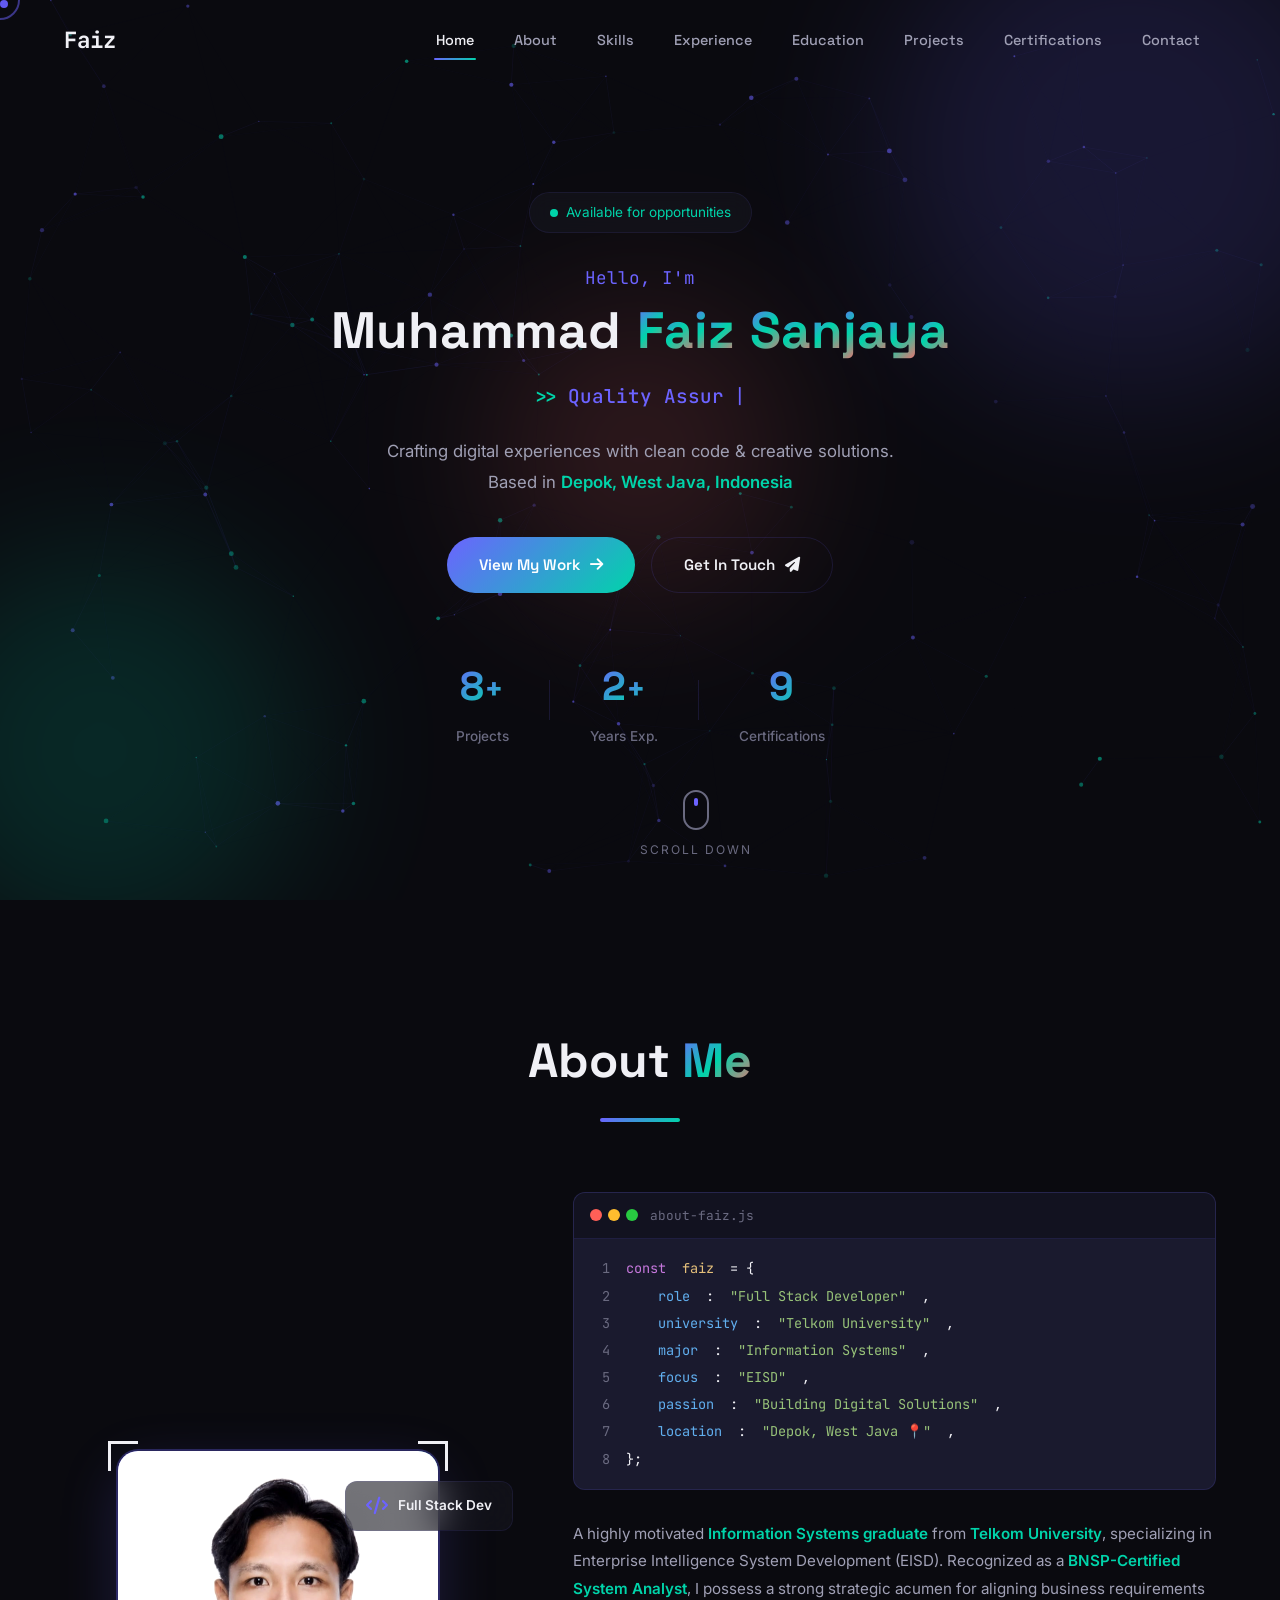
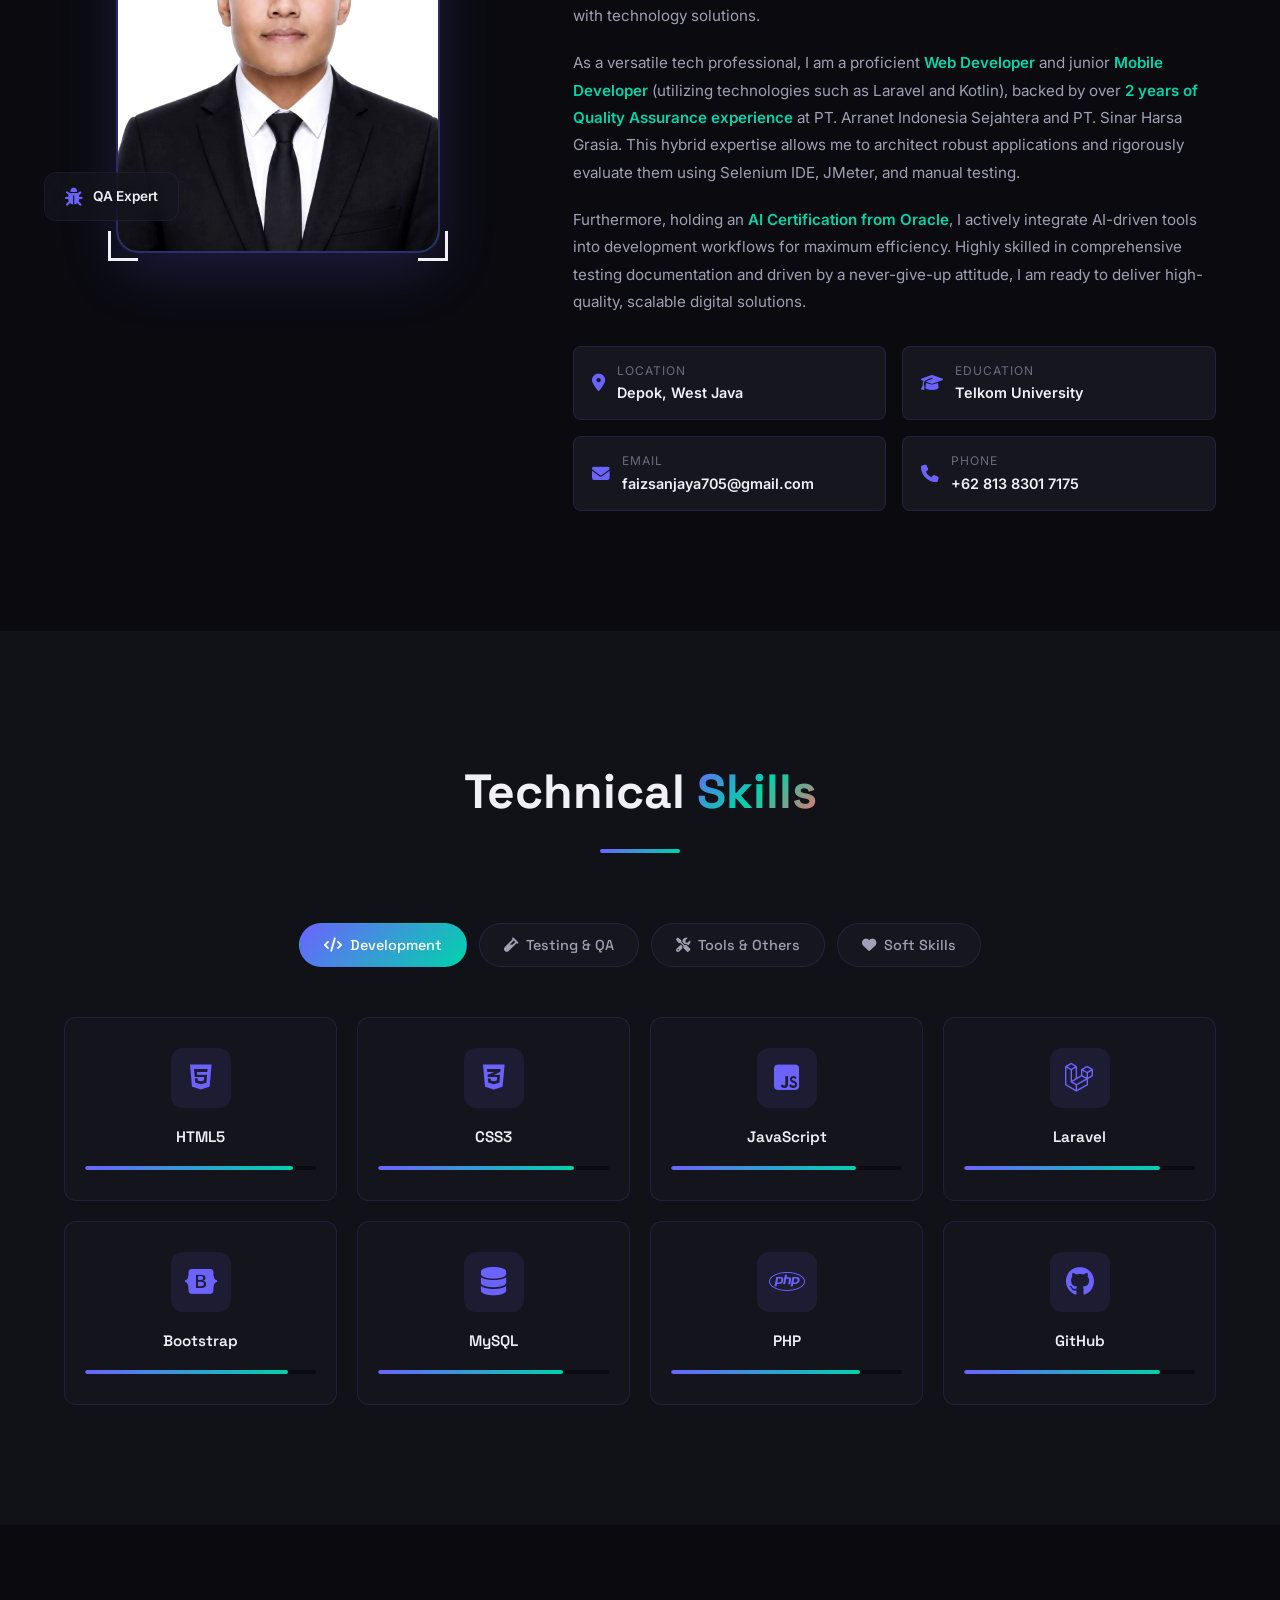
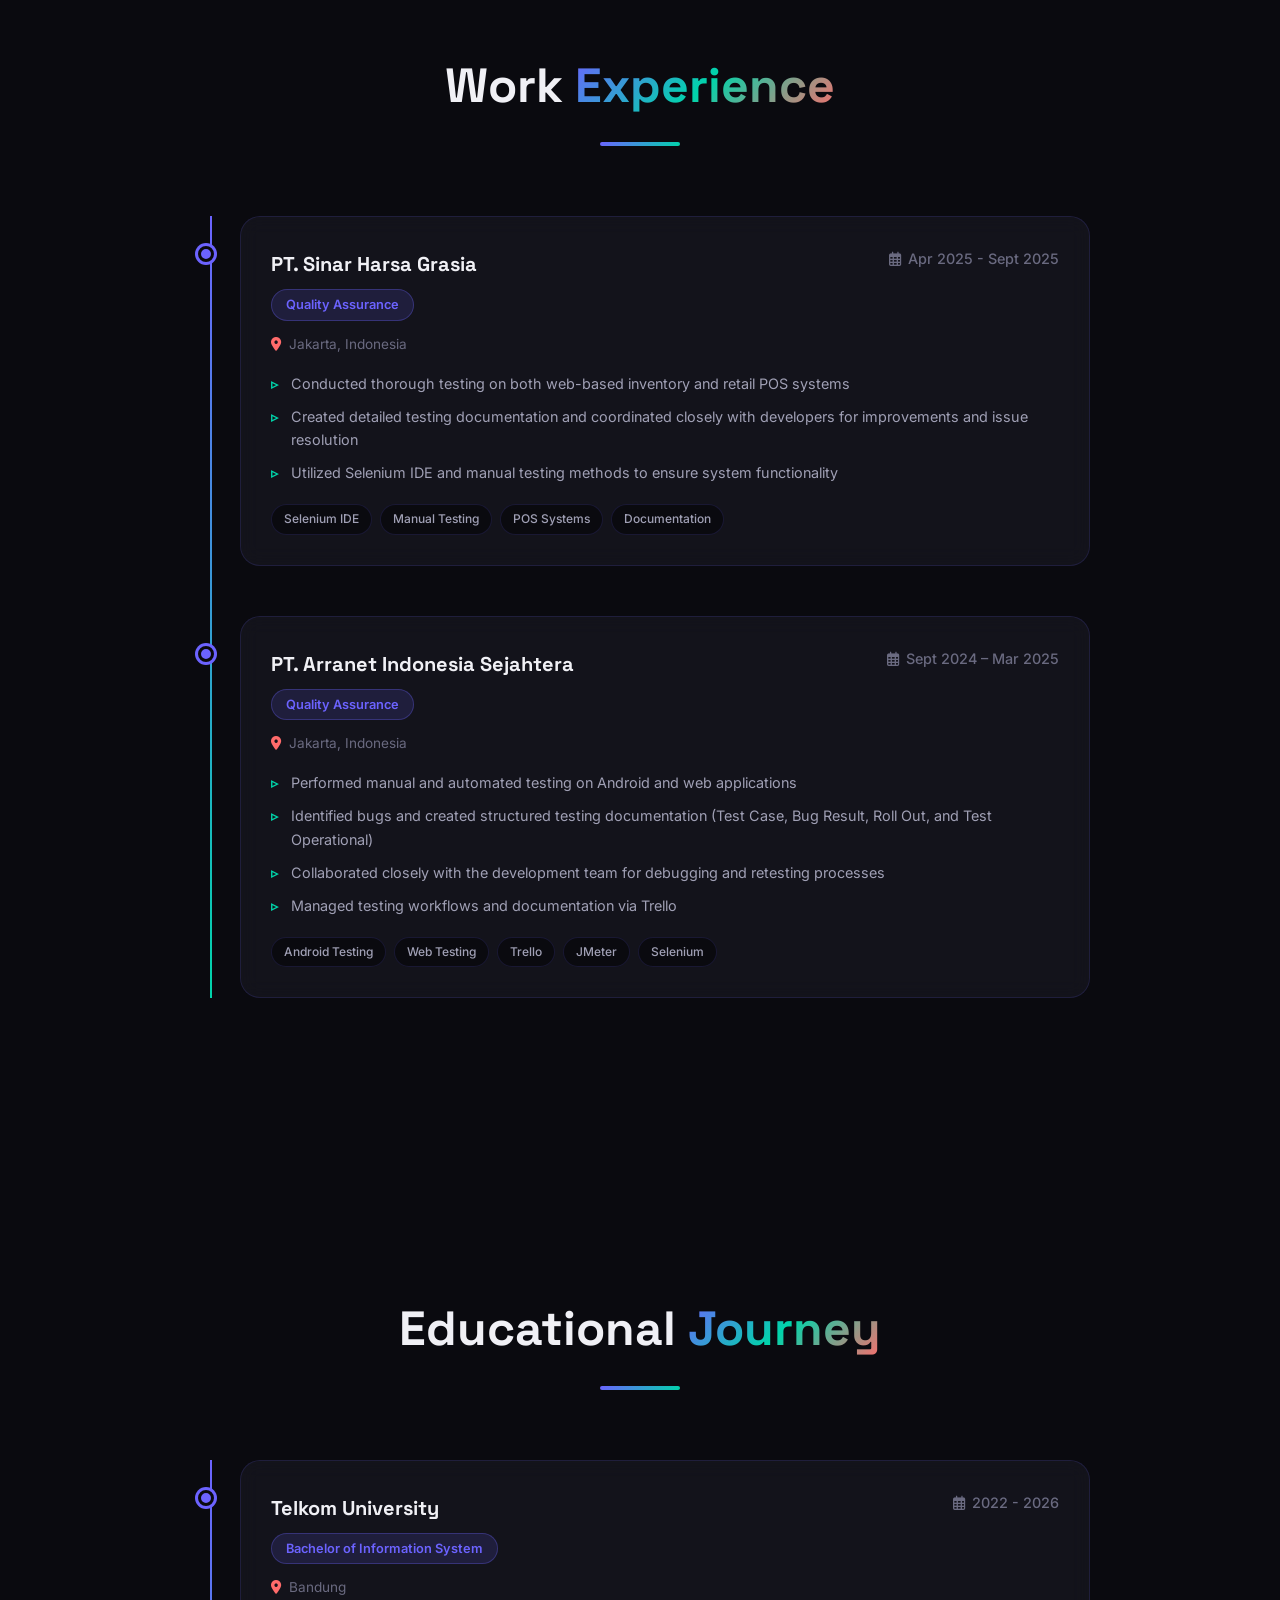
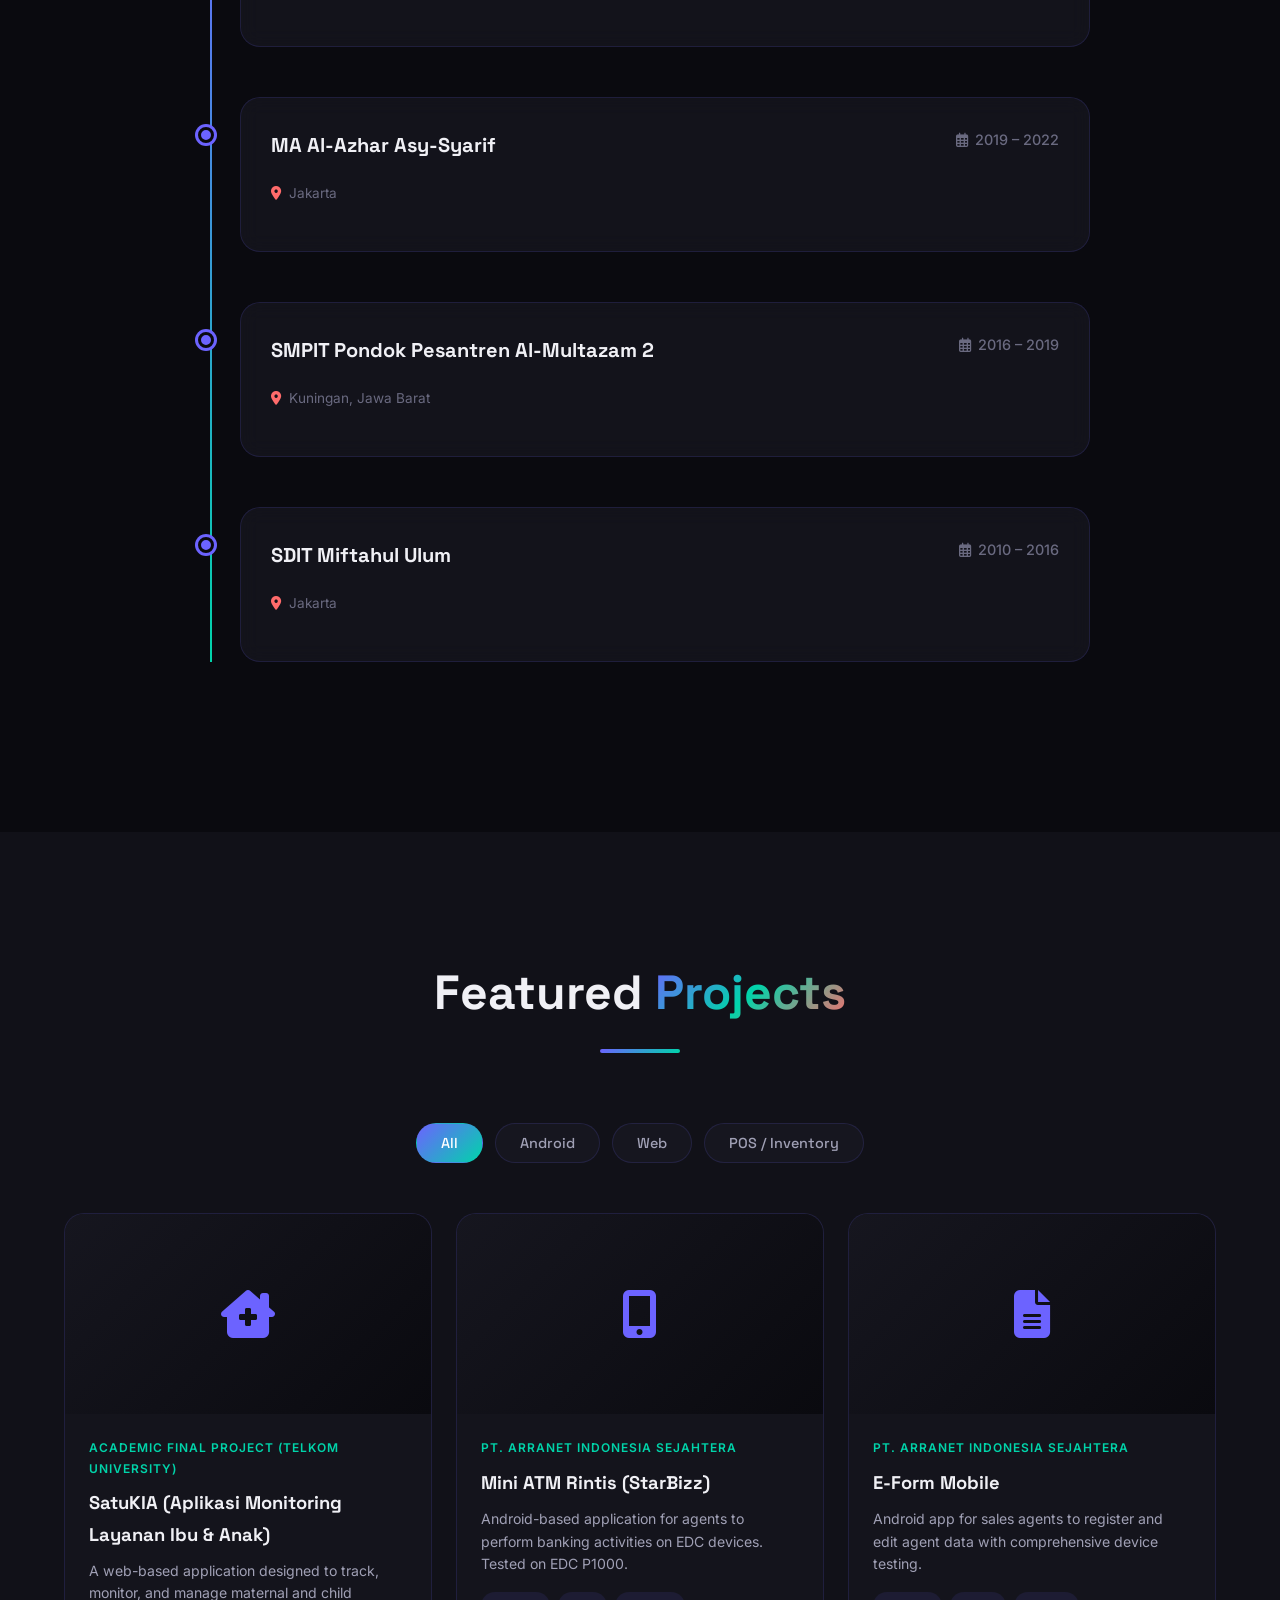
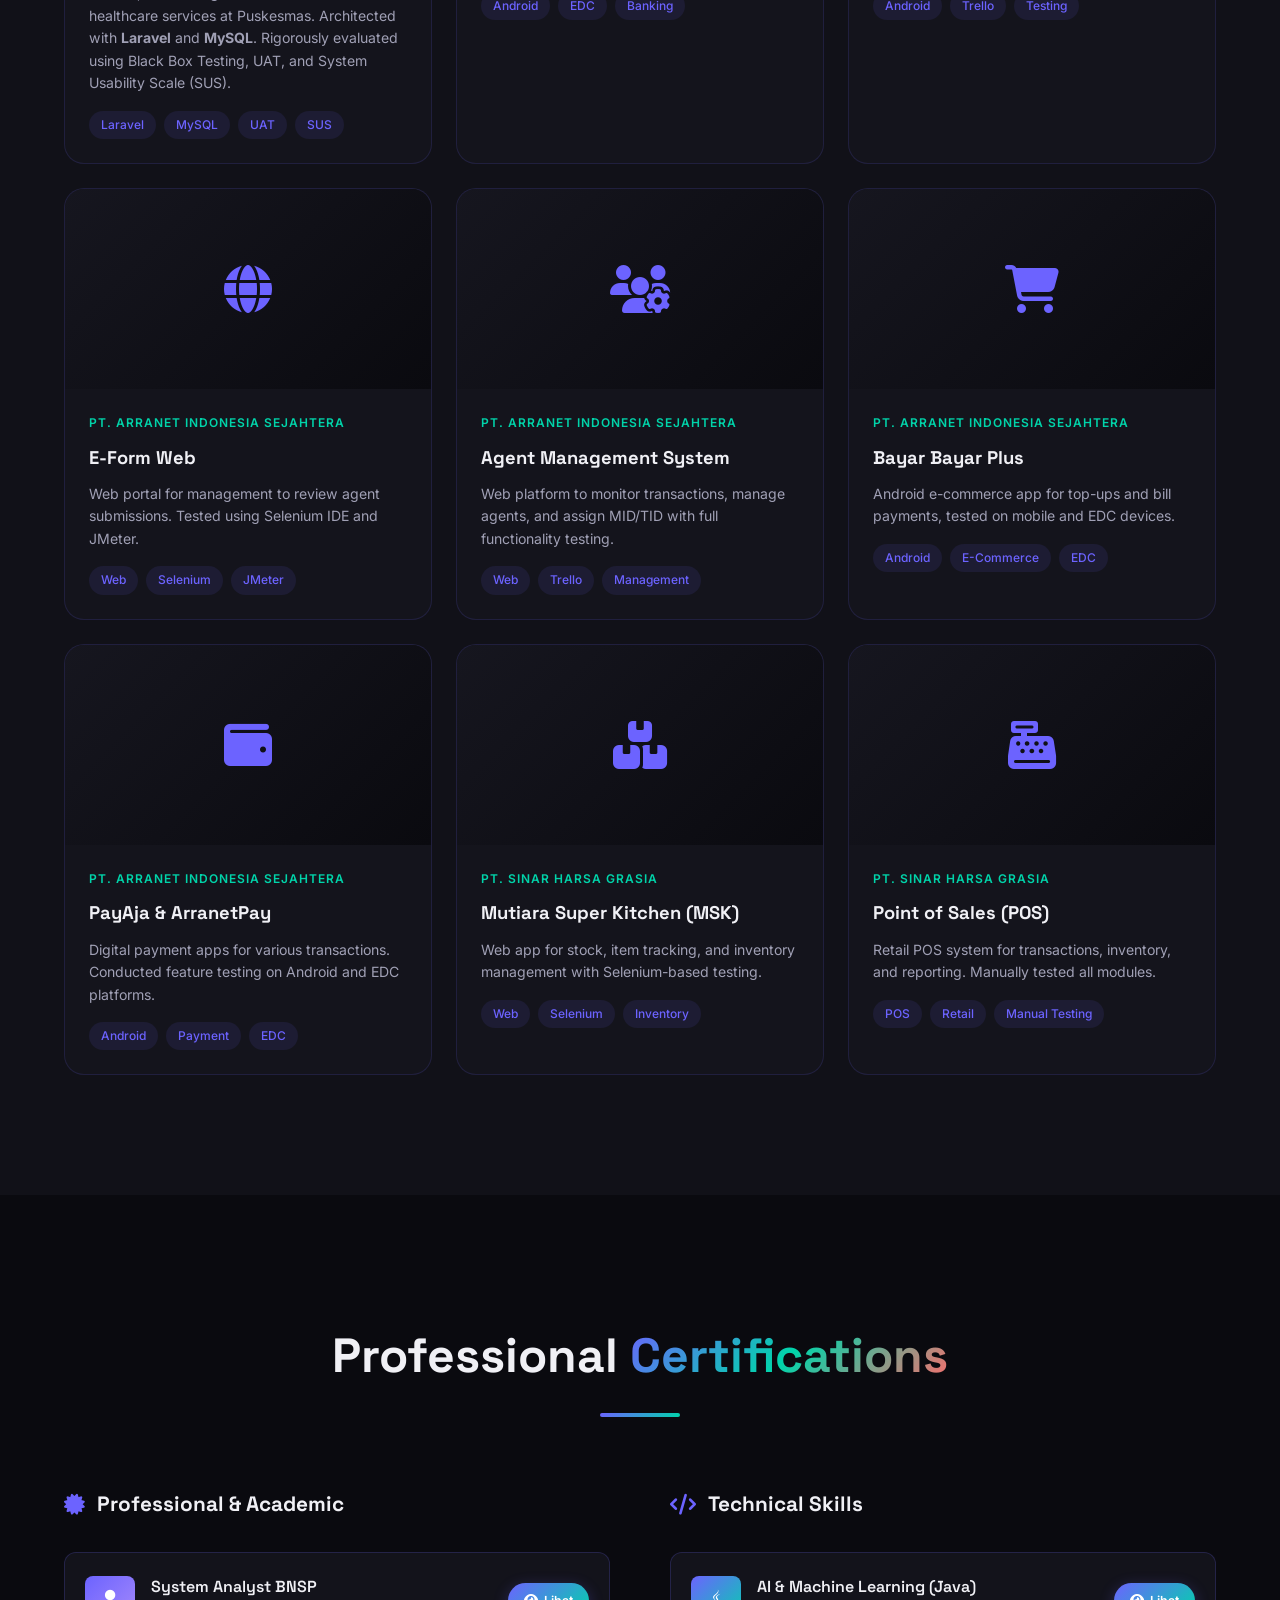
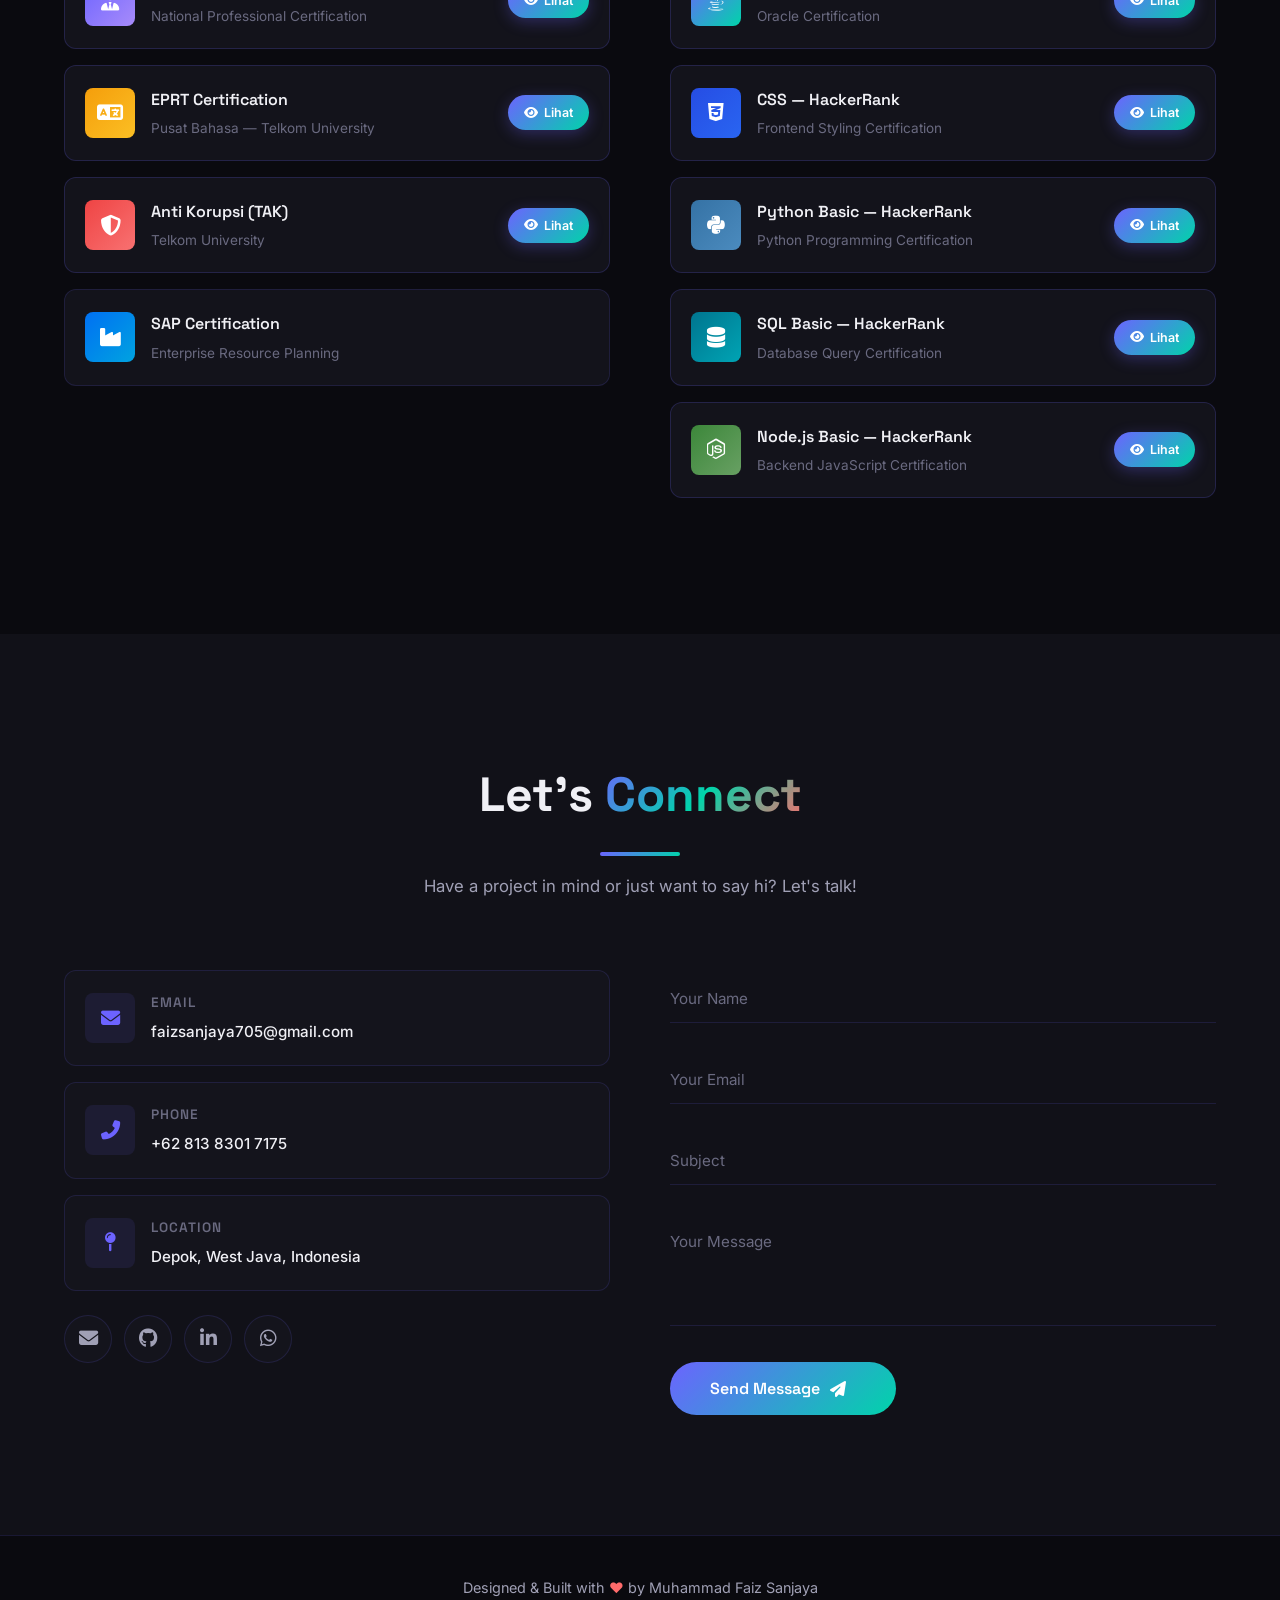
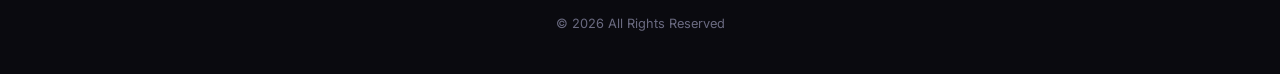
<file: index.html>
<!DOCTYPE html>
<html lang="en">
<head>
    <meta charset="UTF-8">
    <meta name="viewport" content="width=device-width, initial-scale=1.0">
    <title>Muhammad Faiz Sanjaya | Full Stack Developer</title>
    <link rel="stylesheet" href="style.css">
    <link href="https://fonts.googleapis.com/css2?family=Inter:wght@300;400;500;600;700;800;900&family=Space+Grotesk:wght@400;500;600;700&family=JetBrains+Mono:wght@400;500;600&display=swap" rel="stylesheet">
    <link rel="stylesheet" href="https://cdnjs.cloudflare.com/ajax/libs/font-awesome/6.5.1/css/all.min.css">
</head>
<body>
    <!-- Custom Cursor -->
    <div class="cursor-dot" id="cursor-dot"></div>
    <div class="cursor-outline" id="cursor-outline"></div>

    <!-- Scroll Progress Bar -->
    <div class="scroll-progress" id="scrollProgress"></div>

    <!-- Mobile Menu Overlay -->
    <div class="nav-overlay" id="navOverlay"></div>

    <!-- Navigation -->
    <nav class="navbar" id="navbar">
        <div class="nav-container">
            <a href="#home" class="nav-logo">
                <span class="logo-text">Faiz</span>
            </a>
            <div class="nav-menu" id="navMenu">
                <a href="#home" class="nav-link active" data-text="Home">Home</a>
                <a href="#about" class="nav-link" data-text="About">About</a>
                <a href="#skills" class="nav-link" data-text="Skills">Skills</a>
                <a href="#experience" class="nav-link" data-text="Experience">Experience</a>
                <a href="#education" class="nav-link" data-text="Education">Education</a>
                <a href="#projects" class="nav-link" data-text="Projects">Projects</a>
                <a href="#certifications" class="nav-link" data-text="Certifications">Certifications</a>
                <a href="#contact" class="nav-link" data-text="Contact">Contact</a>
            </div>
            <div class="nav-toggle" id="navToggle">
                <span></span>
                <span></span>
                <span></span>
            </div>
        </div>
    </nav>

    <!-- ==================== HERO SECTION ==================== -->
    <section class="hero" id="home">
        <canvas id="particleCanvas"></canvas>
        <div class="hero-content">
            <div class="hero-badge" data-aos="fade-down">
                <span class="badge-dot"></span>
                Available for opportunities
            </div>
            <h1 class="hero-title" data-aos="fade-up">
                <span class="hero-greeting">Hello, I'm</span>
                <span class="hero-name">
                    <span class="name-letter" style="--i:0">M</span><span class="name-letter" style="--i:1">u</span><span class="name-letter" style="--i:2">h</span><span class="name-letter" style="--i:3">a</span><span class="name-letter" style="--i:4">m</span><span class="name-letter" style="--i:5">m</span><span class="name-letter" style="--i:6">a</span><span class="name-letter" style="--i:7">d</span><span class="name-space"></span><span class="name-letter accent" style="--i:8">F</span><span class="name-letter accent" style="--i:9">a</span><span class="name-letter accent" style="--i:10">i</span><span class="name-letter accent" style="--i:11">z</span><span class="name-space"></span><span class="name-letter accent" style="--i:12">S</span><span class="name-letter accent" style="--i:13">a</span><span class="name-letter accent" style="--i:14">n</span><span class="name-letter accent" style="--i:15">j</span><span class="name-letter accent" style="--i:16">a</span><span class="name-letter accent" style="--i:17">y</span><span class="name-letter accent" style="--i:18">a</span>
                </span>
            </h1>
            <div class="hero-role" data-aos="fade-up" data-aos-delay="200">
                <span class="role-prefix">&gt;&gt;</span>
                <span class="typewriter" id="typewriter"></span>
                <span class="cursor-blink">|</span>
            </div>
            <p class="hero-description" data-aos="fade-up" data-aos-delay="400">
                Crafting digital experiences with clean code & creative solutions.
                <br>Based in <span class="highlight">Depok, West Java, Indonesia</span>
            </p>
            <div class="hero-cta" data-aos="fade-up" data-aos-delay="600">
                <a href="#projects" class="btn-primary">
                    <span>View My Work</span>
                    <i class="fas fa-arrow-right"></i>
                </a>
                <a href="#contact" class="btn-secondary">
                    <span>Get In Touch</span>
                    <i class="fas fa-paper-plane"></i>
                </a>
            </div>
            <div class="hero-stats" data-aos="fade-up" data-aos-delay="800">
                <div class="stat-item">
                    <span class="stat-number" data-count="8">0</span><span class="stat-plus">+</span>
                    <span class="stat-label">Projects</span>
                </div>
                <div class="stat-divider"></div>
                <div class="stat-item">
                    <span class="stat-number" data-count="2">0</span><span class="stat-plus">+</span>
                    <span class="stat-label">Years Exp.</span>
                </div>
                <div class="stat-divider"></div>
                <div class="stat-item">
                    <span class="stat-number" data-count="9">0</span>
                    <span class="stat-label">Certifications</span>
                </div>
            </div>
        </div>
        <div class="hero-scroll-indicator">
            <div class="mouse">
                <div class="mouse-wheel"></div>
            </div>
            <span>Scroll Down</span>
        </div>
        <div class="hero-gradient-orb orb-1"></div>
        <div class="hero-gradient-orb orb-2"></div>
        <div class="hero-gradient-orb orb-3"></div>
    </section>

    <!-- ==================== ABOUT SECTION ==================== -->
    <section class="section about" id="about">
        <div class="container">
            <div class="section-header" data-aos="fade-up">
                <h2 class="section-title">About <span class="gradient-text">Me</span></h2>
                <div class="section-line"></div>
            </div>
            <div class="about-grid">
                <div class="about-image-wrapper" data-aos="fade-right">
                    <div class="about-image-frame">
                        <div class="about-avatar">
                            <img src="assets/Pass Foto Non Formal_Muhammad Faiz Sanjaya.jpeg" alt="Muhammad Faiz Sanjaya" class="profile-photo">
                        </div>
                        <div class="frame-corner tl"></div>
                        <div class="frame-corner tr"></div>
                        <div class="frame-corner bl"></div>
                        <div class="frame-corner br"></div>
                    </div>
                    <div class="about-floating-card card-1">
                        <i class="fas fa-code"></i>
                        <span>Full Stack Dev</span>
                    </div>
                    <div class="about-floating-card card-2">
                        <i class="fas fa-bug"></i>
                        <span>QA Expert</span>
                    </div>
                </div>
                <div class="about-content" data-aos="fade-left">
                    <div class="about-terminal">
                        <div class="terminal-header">
                            <div class="terminal-dots">
                                <span class="dot red"></span>
                                <span class="dot yellow"></span>
                                <span class="dot green"></span>
                            </div>
                            <span class="terminal-title">about-faiz.js</span>
                        </div>
                        <div class="terminal-body">
                            <div class="code-line">
                                <span class="line-number">1</span>
                                <span class="keyword">const</span> <span class="variable">faiz</span> = {
                            </div>
                            <div class="code-line">
                                <span class="line-number">2</span>
                                &nbsp;&nbsp;<span class="property">role</span>: <span class="string">"Full Stack Developer"</span>,
                            </div>
                            <div class="code-line">
                                <span class="line-number">3</span>
                                &nbsp;&nbsp;<span class="property">university</span>: <span class="string">"Telkom University"</span>,
                            </div>
                            <div class="code-line">
                                <span class="line-number">4</span>
                                &nbsp;&nbsp;<span class="property">major</span>: <span class="string">"Information Systems"</span>,
                            </div>
                            <div class="code-line">
                                <span class="line-number">5</span>
                                &nbsp;&nbsp;<span class="property">focus</span>: <span class="string">"EISD"</span>,
                            </div>
                            <div class="code-line">
                                <span class="line-number">6</span>
                                &nbsp;&nbsp;<span class="property">passion</span>: <span class="string">"Building Digital Solutions"</span>,
                            </div>
                            <div class="code-line">
                                <span class="line-number">7</span>
                                &nbsp;&nbsp;<span class="property">location</span>: <span class="string">"Depok, West Java 📍"</span>,
                            </div>
                            <div class="code-line">
                                <span class="line-number">8</span>
                                };
                            </div>
                        </div>
                    </div>
                    <p class="about-text">
                        A highly motivated <span class="highlight">Information Systems graduate</span> from 
                        <span class="highlight">Telkom University</span>, specializing in Enterprise 
                        Intelligence System Development (EISD). Recognized as a 
                        <span class="highlight">BNSP-Certified System Analyst</span>, I possess a strong strategic 
                        acumen for aligning business requirements with technology solutions.
                    </p>
                    <p class="about-text">
                        As a versatile tech professional, I am a proficient <span class="highlight">Web Developer</span> 
                        and junior <span class="highlight">Mobile Developer</span> (utilizing technologies such as 
                        Laravel and Kotlin), backed by over <span class="highlight">2 years of Quality Assurance experience</span> 
                        at PT. Arranet Indonesia Sejahtera and PT. Sinar Harsa Grasia. This hybrid expertise allows me 
                        to architect robust applications and rigorously evaluate them using Selenium IDE, JMeter, and manual testing.
                    </p>
                    <p class="about-text">
                        Furthermore, holding an <span class="highlight">AI Certification from Oracle</span>, 
                        I actively integrate AI-driven tools into development workflows for maximum efficiency. 
                        Highly skilled in comprehensive testing documentation and driven by a never-give-up attitude, 
                        I am ready to deliver high-quality, scalable digital solutions.
                    </p>
                    <div class="about-info-grid">
                        <div class="info-item">
                            <i class="fas fa-map-marker-alt"></i>
                            <div>
                                <span class="info-label">Location</span>
                                <span class="info-value">Depok, West Java</span>
                            </div>
                        </div>
                        <div class="info-item">
                            <i class="fas fa-graduation-cap"></i>
                            <div>
                                <span class="info-label">Education</span>
                                <span class="info-value">Telkom University</span>
                            </div>
                        </div>
                        <div class="info-item">
                            <i class="fas fa-envelope"></i>
                            <div>
                                <span class="info-label">Email</span>
                                <span class="info-value">faizsanjaya705@gmail.com</span>
                            </div>
                        </div>
                        <div class="info-item">
                            <i class="fas fa-phone"></i>
                            <div>
                                <span class="info-label">Phone</span>
                                <span class="info-value">+62 813 8301 7175</span>
                            </div>
                        </div>
                    </div>
                </div>
            </div>
        </div>
    </section>

    <!-- ==================== SKILLS SECTION ==================== -->
    <section class="section skills" id="skills">
        <div class="container">
            <div class="section-header" data-aos="fade-up">
                <h2 class="section-title">Technical <span class="gradient-text">Skills</span></h2>
                <div class="section-line"></div>
            </div>

            <div class="skills-tabs" data-aos="fade-up">
                <button class="skill-tab active" data-tab="development">
                    <i class="fas fa-code"></i> Development
                </button>
                <button class="skill-tab" data-tab="testing">
                    <i class="fas fa-vial"></i> Testing & QA
                </button>
                <button class="skill-tab" data-tab="tools">
                    <i class="fas fa-tools"></i> Tools & Others
                </button>
                <button class="skill-tab" data-tab="soft">
                    <i class="fas fa-heart"></i> Soft Skills
                </button>
            </div>

            <div class="skills-content">
                <!-- Development Skills -->
                <div class="skill-panel active" id="development">
                    <div class="skills-grid">
                        <div class="skill-card" data-aos="zoom-in" data-aos-delay="0">
                            <div class="skill-icon-wrapper">
                                <i class="fab fa-html5"></i>
                            </div>
                            <h4>HTML5</h4>
                            <div class="skill-bar"><div class="skill-progress" data-width="90"></div></div>
                        </div>
                        <div class="skill-card" data-aos="zoom-in" data-aos-delay="50">
                            <div class="skill-icon-wrapper">
                                <i class="fab fa-css3-alt"></i>
                            </div>
                            <h4>CSS3</h4>
                            <div class="skill-bar"><div class="skill-progress" data-width="85"></div></div>
                        </div>
                        <div class="skill-card" data-aos="zoom-in" data-aos-delay="100">
                            <div class="skill-icon-wrapper">
                                <i class="fab fa-js-square"></i>
                            </div>
                            <h4>JavaScript</h4>
                            <div class="skill-bar"><div class="skill-progress" data-width="80"></div></div>
                        </div>
                        <div class="skill-card" data-aos="zoom-in" data-aos-delay="150">
                            <div class="skill-icon-wrapper">
                                <i class="fab fa-laravel"></i>
                            </div>
                            <h4>Laravel</h4>
                            <div class="skill-bar"><div class="skill-progress" data-width="85"></div></div>
                        </div>
                        <div class="skill-card" data-aos="zoom-in" data-aos-delay="200">
                            <div class="skill-icon-wrapper">
                                <i class="fab fa-bootstrap"></i>
                            </div>
                            <h4>Bootstrap</h4>
                            <div class="skill-bar"><div class="skill-progress" data-width="88"></div></div>
                        </div>
                        <div class="skill-card" data-aos="zoom-in" data-aos-delay="250">
                            <div class="skill-icon-wrapper">
                                <i class="fas fa-database"></i>
                            </div>
                            <h4>MySQL</h4>
                            <div class="skill-bar"><div class="skill-progress" data-width="80"></div></div>
                        </div>
                        <div class="skill-card" data-aos="zoom-in" data-aos-delay="300">
                            <div class="skill-icon-wrapper">
                                <i class="fab fa-php"></i>
                            </div>
                            <h4>PHP</h4>
                            <div class="skill-bar"><div class="skill-progress" data-width="82"></div></div>
                        </div>
                        <div class="skill-card" data-aos="zoom-in" data-aos-delay="350">
                            <div class="skill-icon-wrapper">
                                <i class="fab fa-github"></i>
                            </div>
                            <h4>GitHub</h4>
                            <div class="skill-bar"><div class="skill-progress" data-width="85"></div></div>
                        </div>
                    </div>
                </div>

                <!-- Testing Skills -->
                <div class="skill-panel" id="testing">
                    <div class="skills-grid">
                        <div class="skill-card" data-aos="zoom-in">
                            <div class="skill-icon-wrapper testing">
                                <i class="fas fa-robot"></i>
                            </div>
                            <h4>Selenium IDE</h4>
                            <div class="skill-bar"><div class="skill-progress" data-width="90"></div></div>
                        </div>
                        <div class="skill-card" data-aos="zoom-in" data-aos-delay="50">
                            <div class="skill-icon-wrapper testing">
                                <i class="fas fa-tachometer-alt"></i>
                            </div>
                            <h4>JMeter</h4>
                            <div class="skill-bar"><div class="skill-progress" data-width="85"></div></div>
                        </div>
                        <div class="skill-card" data-aos="zoom-in" data-aos-delay="100">
                            <div class="skill-icon-wrapper testing">
                                <i class="fas fa-paper-plane"></i>
                            </div>
                            <h4>Postman</h4>
                            <div class="skill-bar"><div class="skill-progress" data-width="88"></div></div>
                        </div>
                        <div class="skill-card" data-aos="zoom-in" data-aos-delay="150">
                            <div class="skill-icon-wrapper testing">
                                <i class="fas fa-clipboard-check"></i>
                            </div>
                            <h4>Manual Testing</h4>
                            <div class="skill-bar"><div class="skill-progress" data-width="92"></div></div>
                        </div>
                        <div class="skill-card" data-aos="zoom-in" data-aos-delay="200">
                            <div class="skill-icon-wrapper testing">
                                <i class="fas fa-server"></i>
                            </div>
                            <h4>Manage Engine</h4>
                            <div class="skill-bar"><div class="skill-progress" data-width="78"></div></div>
                        </div>
                    </div>
                </div>

                <!-- Tools Skills -->
                <div class="skill-panel" id="tools">
                    <div class="skills-grid">
                        <div class="skill-card" data-aos="zoom-in">
                            <div class="skill-icon-wrapper tools">
                                <i class="fab fa-trello"></i>
                            </div>
                            <h4>Trello</h4>
                            <div class="skill-bar"><div class="skill-progress" data-width="90"></div></div>
                        </div>
                        <div class="skill-card" data-aos="zoom-in" data-aos-delay="50">
                            <div class="skill-icon-wrapper tools">
                                <i class="fab fa-jira"></i>
                            </div>
                            <h4>Jira</h4>
                            <div class="skill-bar"><div class="skill-progress" data-width="85"></div></div>
                        </div>
                        <div class="skill-card" data-aos="zoom-in" data-aos-delay="100">
                            <div class="skill-icon-wrapper tools">
                                <i class="fab fa-figma"></i>
                            </div>
                            <h4>Figma</h4>
                            <div class="skill-bar"><div class="skill-progress" data-width="80"></div></div>
                        </div>
                        <div class="skill-card" data-aos="zoom-in" data-aos-delay="150">
                            <div class="skill-icon-wrapper tools">
                                <i class="fas fa-project-diagram"></i>
                            </div>
                            <h4>Visual Paradigm</h4>
                            <div class="skill-bar"><div class="skill-progress" data-width="82"></div></div>
                        </div>
                        <div class="skill-card" data-aos="zoom-in" data-aos-delay="200">
                            <div class="skill-icon-wrapper tools">
                                <i class="fas fa-sitemap"></i>
                            </div>
                            <h4>Archimate</h4>
                            <div class="skill-bar"><div class="skill-progress" data-width="78"></div></div>
                        </div>
                        <div class="skill-card" data-aos="zoom-in" data-aos-delay="250">
                            <div class="skill-icon-wrapper tools">
                                <i class="fas fa-exchange-alt"></i>
                            </div>
                            <h4>Pentaho ETL</h4>
                            <div class="skill-bar"><div class="skill-progress" data-width="75"></div></div>
                        </div>
                        <div class="skill-card" data-aos="zoom-in" data-aos-delay="300">
                            <div class="skill-icon-wrapper tools">
                                <i class="fas fa-industry"></i>
                            </div>
                            <h4>SAP ERP</h4>
                            <div class="skill-bar"><div class="skill-progress" data-width="80"></div></div>
                        </div>
                        <div class="skill-card" data-aos="zoom-in" data-aos-delay="350">
                            <div class="skill-icon-wrapper tools">
                                <i class="fas fa-network-wired"></i>
                            </div>
                            <h4>Cisco Packet Tracer</h4>
                            <div class="skill-bar"><div class="skill-progress" data-width="77"></div></div>
                        </div>
                    </div>
                </div>

                <!-- Soft Skills -->
                <div class="skill-panel" id="soft">
                    <div class="soft-skills-grid">
                        <div class="soft-skill-card" data-aos="flip-up" data-aos-delay="0">
                            <div class="soft-icon"><i class="fas fa-microphone-alt"></i></div>
                            <h4>Public Speaking</h4>
                        </div>
                        <div class="soft-skill-card" data-aos="flip-up" data-aos-delay="100">
                            <div class="soft-icon"><i class="fas fa-puzzle-piece"></i></div>
                            <h4>Problem Solving</h4>
                        </div>
                        <div class="soft-skill-card" data-aos="flip-up" data-aos-delay="200">
                            <div class="soft-icon"><i class="fas fa-handshake"></i></div>
                            <h4>Collaboration</h4>
                        </div>
                        <div class="soft-skill-card" data-aos="flip-up" data-aos-delay="300">
                            <div class="soft-icon"><i class="fas fa-users"></i></div>
                            <h4>Team Work</h4>
                        </div>
                        <div class="soft-skill-card" data-aos="flip-up" data-aos-delay="400">
                            <div class="soft-icon"><i class="fas fa-clock"></i></div>
                            <h4>Time Management</h4>
                        </div>
                        <div class="soft-skill-card" data-aos="flip-up" data-aos-delay="500">
                            <div class="soft-icon"><i class="fas fa-crown"></i></div>
                            <h4>Leadership</h4>
                        </div>
                    </div>
                </div>
            </div>
        </div>
    </section>

    <!-- ==================== EXPERIENCE SECTION ==================== -->
    <section class="section experience" id="experience">
        <div class="container">
            <div class="section-header" data-aos="fade-up">
                <h2 class="section-title">Work <span class="gradient-text">Experience</span></h2>
                <div class="section-line"></div>
            </div>

            <div class="timeline">
                <div class="timeline-item" data-aos="fade-right">
                    <div class="timeline-marker">
                        <div class="marker-dot"></div>
                    </div>
                    <div class="timeline-card">
                        <div class="timeline-card-header">
                            <div class="company-info">
                                <h3>PT. Sinar Harsa Grasia</h3>
                                <span class="role-badge">Quality Assurance</span>
                            </div>
                            <div class="timeline-date">
                                <i class="far fa-calendar-alt"></i>
                                Apr 2025 - Sept 2025
                            </div>
                        </div>
                        <div class="timeline-location">
                            <i class="fas fa-map-marker-alt"></i> Jakarta, Indonesia
                        </div>
                        <ul class="timeline-details">
                            <li>Conducted thorough testing on both web-based inventory and retail POS systems</li>
                            <li>Created detailed testing documentation and coordinated closely with developers for improvements and issue resolution</li>
                            <li>Utilized Selenium IDE and manual testing methods to ensure system functionality</li>
                        </ul>
                        <div class="timeline-tags">
                            <span>Selenium IDE</span>
                            <span>Manual Testing</span>
                            <span>POS Systems</span>
                            <span>Documentation</span>
                        </div>
                    </div>
                </div>

                <div class="timeline-item" data-aos="fade-left">
                    <div class="timeline-marker">
                        <div class="marker-dot"></div>
                    </div>
                    <div class="timeline-card">
                        <div class="timeline-card-header">
                            <div class="company-info">
                                <h3>PT. Arranet Indonesia Sejahtera</h3>
                                <span class="role-badge">Quality Assurance</span>
                            </div>
                            <div class="timeline-date">
                                <i class="far fa-calendar-alt"></i>
                                Sept 2024 – Mar 2025
                            </div>
                        </div>
                        <div class="timeline-location">
                            <i class="fas fa-map-marker-alt"></i> Jakarta, Indonesia
                        </div>
                        <ul class="timeline-details">
                            <li>Performed manual and automated testing on Android and web applications</li>
                            <li>Identified bugs and created structured testing documentation (Test Case, Bug Result, Roll Out, and Test Operational)</li>
                            <li>Collaborated closely with the development team for debugging and retesting processes</li>
                            <li>Managed testing workflows and documentation via Trello</li>
                        </ul>
                        <div class="timeline-tags">
                            <span>Android Testing</span>
                            <span>Web Testing</span>
                            <span>Trello</span>
                            <span>JMeter</span>
                            <span>Selenium</span>
                        </div>
                    </div>
                </div>
            </div>
        </div>
    </section>

    <!-- ==================== EDUCATION SECTION ==================== -->
    <section class="section experience" id="education">
        <div class="container">
            <div class="section-header" data-aos="fade-up">
                <h2 class="section-title">Educational <span class="gradient-text">Journey</span></h2>
                <div class="section-line"></div>
            </div>

            <div class="timeline">
                <div class="timeline-item" data-aos="fade-right">
                    <div class="timeline-marker">
                        <div class="marker-dot"></div>
                    </div>
                    <div class="timeline-card">
                        <div class="timeline-card-header">
                            <div class="company-info">
                                <h3>Telkom University</h3>
                                <span class="role-badge">Bachelor of Information System</span>
                            </div>
                            <div class="timeline-date">
                                <i class="far fa-calendar-alt"></i>
                                2022 - 2026
                            </div>
                        </div>
                        <div class="timeline-location">
                            <i class="fas fa-map-marker-alt"></i> Bandung
                        </div>
                    </div>
                </div>

                <div class="timeline-item" data-aos="fade-left">
                    <div class="timeline-marker">
                        <div class="marker-dot"></div>
                    </div>
                    <div class="timeline-card">
                        <div class="timeline-card-header">
                            <div class="company-info">
                                <h3>MA Al-Azhar Asy-Syarif</h3>
                            </div>
                            <div class="timeline-date">
                                <i class="far fa-calendar-alt"></i>
                                2019 – 2022
                            </div>
                        </div>
                        <div class="timeline-location">
                            <i class="fas fa-map-marker-alt"></i> Jakarta
                        </div>
                    </div>
                </div>

                <div class="timeline-item" data-aos="fade-right">
                    <div class="timeline-marker">
                        <div class="marker-dot"></div>
                    </div>
                    <div class="timeline-card">
                        <div class="timeline-card-header">
                            <div class="company-info">
                                <h3>SMPIT Pondok Pesantren Al-Multazam 2</h3>
                            </div>
                            <div class="timeline-date">
                                <i class="far fa-calendar-alt"></i>
                                2016 – 2019
                            </div>
                        </div>
                        <div class="timeline-location">
                            <i class="fas fa-map-marker-alt"></i> Kuningan, Jawa Barat
                        </div>
                    </div>
                </div>

                <div class="timeline-item" data-aos="fade-left">
                    <div class="timeline-marker">
                        <div class="marker-dot"></div>
                    </div>
                    <div class="timeline-card">
                        <div class="timeline-card-header">
                            <div class="company-info">
                                <h3>SDIT Miftahul Ulum</h3>
                            </div>
                            <div class="timeline-date">
                                <i class="far fa-calendar-alt"></i>
                                2010 – 2016
                            </div>
                        </div>
                        <div class="timeline-location">
                            <i class="fas fa-map-marker-alt"></i> Jakarta
                        </div>
                    </div>
                </div>
            </div>
        </div>
    </section>

    <!-- ==================== PROJECTS SECTION ==================== -->
    <section class="section projects" id="projects">
        <div class="container">
            <div class="section-header" data-aos="fade-up">
                <h2 class="section-title">Featured <span class="gradient-text">Projects</span></h2>
                <div class="section-line"></div>
            </div>

            <div class="projects-filter" data-aos="fade-up">
                <button class="filter-btn active" data-filter="all">All</button>
                <button class="filter-btn" data-filter="android">Android</button>
                <button class="filter-btn" data-filter="web">Web</button>
                <button class="filter-btn" data-filter="pos">POS / Inventory</button>
            </div>

            <div class="projects-grid">
                <!-- NEW PROJECT: SATU KIA -->
                <div class="project-card" data-category="web" data-aos="fade-up" data-aos-delay="0">
                    <div class="project-image">
                        <div class="project-placeholder">
                            <i class="fas fa-clinic-medical"></i>
                        </div>
                        <div class="project-overlay">
                            <div class="project-links">
                                <span class="project-link-btn"><i class="fas fa-search-plus"></i></span>
                            </div>
                        </div>
                    </div>
                    <div class="project-info">
                        <div class="project-company">Academic Final Project (Telkom University)</div>
                        <h3>SatuKIA (Aplikasi Monitoring Layanan Ibu & Anak)</h3>
                        <p>A web-based application designed to track, monitor, and manage maternal and child healthcare services at Puskesmas. Architected with <strong>Laravel</strong> and <strong>MySQL</strong>. Rigorously evaluated using Black Box Testing, UAT, and System Usability Scale (SUS).</p>
                        <div class="project-tech">
                            <span>Laravel</span>
                            <span>MySQL</span>
                            <span>UAT</span>
                            <span>SUS</span>
                        </div>
                    </div>
                </div>

                <div class="project-card" data-category="android" data-aos="fade-up" data-aos-delay="100">
                    <div class="project-image">
                        <div class="project-placeholder">
                            <i class="fas fa-mobile-alt"></i>
                        </div>
                        <div class="project-overlay">
                            <div class="project-links">
                                <span class="project-link-btn"><i class="fas fa-search-plus"></i></span>
                            </div>
                        </div>
                    </div>
                    <div class="project-info">
                        <div class="project-company">PT. Arranet Indonesia Sejahtera</div>
                        <h3>Mini ATM Rintis (StarBizz)</h3>
                        <p>Android-based application for agents to perform banking activities on EDC devices. Tested on EDC P1000.</p>
                        <div class="project-tech">
                            <span>Android</span>
                            <span>EDC</span>
                            <span>Banking</span>
                        </div>
                    </div>
                </div>

                <div class="project-card" data-category="android" data-aos="fade-up" data-aos-delay="100">
                    <div class="project-image">
                        <div class="project-placeholder">
                            <i class="fas fa-file-alt"></i>
                        </div>
                        <div class="project-overlay">
                            <div class="project-links">
                                <span class="project-link-btn"><i class="fas fa-search-plus"></i></span>
                            </div>
                        </div>
                    </div>
                    <div class="project-info">
                        <div class="project-company">PT. Arranet Indonesia Sejahtera</div>
                        <h3>E-Form Mobile</h3>
                        <p>Android app for sales agents to register and edit agent data with comprehensive device testing.</p>
                        <div class="project-tech">
                            <span>Android</span>
                            <span>Trello</span>
                            <span>Testing</span>
                        </div>
                    </div>
                </div>

                <div class="project-card" data-category="web" data-aos="fade-up" data-aos-delay="200">
                    <div class="project-image">
                        <div class="project-placeholder">
                            <i class="fas fa-globe"></i>
                        </div>
                        <div class="project-overlay">
                            <div class="project-links">
                                <span class="project-link-btn"><i class="fas fa-search-plus"></i></span>
                            </div>
                        </div>
                    </div>
                    <div class="project-info">
                        <div class="project-company">PT. Arranet Indonesia Sejahtera</div>
                        <h3>E-Form Web</h3>
                        <p>Web portal for management to review agent submissions. Tested using Selenium IDE and JMeter.</p>
                        <div class="project-tech">
                            <span>Web</span>
                            <span>Selenium</span>
                            <span>JMeter</span>
                        </div>
                    </div>
                </div>

                <div class="project-card" data-category="web" data-aos="fade-up" data-aos-delay="300">
                    <div class="project-image">
                        <div class="project-placeholder">
                            <i class="fas fa-users-cog"></i>
                        </div>
                        <div class="project-overlay">
                            <div class="project-links">
                                <span class="project-link-btn"><i class="fas fa-search-plus"></i></span>
                            </div>
                        </div>
                    </div>
                    <div class="project-info">
                        <div class="project-company">PT. Arranet Indonesia Sejahtera</div>
                        <h3>Agent Management System</h3>
                        <p>Web platform to monitor transactions, manage agents, and assign MID/TID with full functionality testing.</p>
                        <div class="project-tech">
                            <span>Web</span>
                            <span>Trello</span>
                            <span>Management</span>
                        </div>
                    </div>
                </div>

                <div class="project-card" data-category="android" data-aos="fade-up" data-aos-delay="400">
                    <div class="project-image">
                        <div class="project-placeholder">
                            <i class="fas fa-shopping-cart"></i>
                        </div>
                        <div class="project-overlay">
                            <div class="project-links">
                                <span class="project-link-btn"><i class="fas fa-search-plus"></i></span>
                            </div>
                        </div>
                    </div>
                    <div class="project-info">
                        <div class="project-company">PT. Arranet Indonesia Sejahtera</div>
                        <h3>Bayar Bayar Plus</h3>
                        <p>Android e-commerce app for top-ups and bill payments, tested on mobile and EDC devices.</p>
                        <div class="project-tech">
                            <span>Android</span>
                            <span>E-Commerce</span>
                            <span>EDC</span>
                        </div>
                    </div>
                </div>

                <div class="project-card" data-category="android" data-aos="fade-up" data-aos-delay="500">
                    <div class="project-image">
                        <div class="project-placeholder">
                            <i class="fas fa-wallet"></i>
                        </div>
                        <div class="project-overlay">
                            <div class="project-links">
                                <span class="project-link-btn"><i class="fas fa-search-plus"></i></span>
                            </div>
                        </div>
                    </div>
                    <div class="project-info">
                        <div class="project-company">PT. Arranet Indonesia Sejahtera</div>
                        <h3>PayAja & ArranetPay</h3>
                        <p>Digital payment apps for various transactions. Conducted feature testing on Android and EDC platforms.</p>
                        <div class="project-tech">
                            <span>Android</span>
                            <span>Payment</span>
                            <span>EDC</span>
                        </div>
                    </div>
                </div>

                <div class="project-card" data-category="pos" data-aos="fade-up" data-aos-delay="600">
                    <div class="project-image">
                        <div class="project-placeholder">
                            <i class="fas fa-boxes"></i>
                        </div>
                        <div class="project-overlay">
                            <div class="project-links">
                                <span class="project-link-btn"><i class="fas fa-search-plus"></i></span>
                            </div>
                        </div>
                    </div>
                    <div class="project-info">
                        <div class="project-company">PT. Sinar Harsa Grasia</div>
                        <h3>Mutiara Super Kitchen (MSK)</h3>
                        <p>Web app for stock, item tracking, and inventory management with Selenium-based testing.</p>
                        <div class="project-tech">
                            <span>Web</span>
                            <span>Selenium</span>
                            <span>Inventory</span>
                        </div>
                    </div>
                </div>

                <div class="project-card" data-category="pos" data-aos="fade-up" data-aos-delay="700">
                    <div class="project-image">
                        <div class="project-placeholder">
                            <i class="fas fa-cash-register"></i>
                        </div>
                        <div class="project-overlay">
                            <div class="project-links">
                                <span class="project-link-btn"><i class="fas fa-search-plus"></i></span>
                            </div>
                        </div>
                    </div>
                    <div class="project-info">
                        <div class="project-company">PT. Sinar Harsa Grasia</div>
                        <h3>Point of Sales (POS)</h3>
                        <p>Retail POS system for transactions, inventory, and reporting. Manually tested all modules.</p>
                        <div class="project-tech">
                            <span>POS</span>
                            <span>Retail</span>
                            <span>Manual Testing</span>
                        </div>
                    </div>
                </div>
            </div>
        </div>
    </section>

    <!-- ==================== CERTIFICATIONS SECTION ==================== -->
    <section class="section education" id="certifications">
        <div class="container">
            <div class="section-header" data-aos="fade-up">
                <h2 class="section-title">Professional <span class="gradient-text">Certifications</span></h2>
                <div class="section-line"></div>
            </div>

            <div class="education-grid">
                <!-- Column 1 -->
                <div class="education-column" data-aos="fade-right">
                    <h3 class="column-title"><i class="fas fa-certificate"></i> Professional & Academic</h3>

                    <div class="cert-card cert-card--clickable" onclick="openCertModal('System Analyst BNSP Certification', 'assets/Sertifikat BNSP System Analyst_Muhammad Faiz Sanjaya.pdf', 'Sertifikat_SystemAnalyst_FaizSanjaya.pdf')">
                        <div class="cert-icon cert-icon--bnsp"><i class="fas fa-user-tie"></i></div>
                        <div class="cert-content">
                            <h4>System Analyst BNSP</h4>
                            <p>National Professional Certification</p>
                        </div>
                        <div class="cert-view-btn"><i class="fas fa-eye"></i><span>Lihat</span></div>
                    </div>

                    <div class="cert-card cert-card--clickable" onclick="openCertModal('EPRT Certification — Pusat Bahasa Telkom University', 'assets/sertifikat-eprt.pdf', 'Sertifikat_EPRT_FaizSanjaya.pdf')">
                        <div class="cert-icon cert-icon--eprt"><i class="fas fa-language"></i></div>
                        <div class="cert-content">
                            <h4>EPRT Certification</h4>
                            <p>Pusat Bahasa — Telkom University</p>
                        </div>
                        <div class="cert-view-btn"><i class="fas fa-eye"></i><span>Lihat</span></div>
                    </div>

                    <div class="cert-card cert-card--clickable" onclick="openCertModal('Sertifikat Anti Korupsi — Telkom University', 'assets/sertifikat-anti-korupsi.pdf', 'Sertifikat_AntiKorupsi_FaizSanjaya.pdf')">
                        <div class="cert-icon cert-icon--tak"><i class="fas fa-shield-alt"></i></div>
                        <div class="cert-content">
                            <h4>Anti Korupsi (TAK)</h4>
                            <p>Telkom University</p>
                        </div>
                        <div class="cert-view-btn"><i class="fas fa-eye"></i><span>Lihat</span></div>
                    </div>
                    
                    <div class="cert-card">
                        <div class="cert-icon cert-icon--sap"><i class="fas fa-industry"></i></div>
                        <div class="cert-content">
                            <h4>SAP Certification</h4>
                            <p>Enterprise Resource Planning</p>
                        </div>
                    </div>
                </div>

                <!-- Column 2 -->
                <div class="education-column" data-aos="fade-left">
                    <h3 class="column-title"><i class="fas fa-code"></i> Technical Skills</h3>

                    <div class="cert-card cert-card--clickable" onclick="openCertModal('AI with Machine Learning in Java — Oracle', 'assets/MUHAMMAD FA\'IZ SANJAYA_Artificial_Intelligence_with_Machine_Learning_in_Java_–_English_Award_Of_Completion_on_the_6th_of_July__2026.pdf', 'Sertifikat_AI_Oracle_FaizSanjaya.pdf')">
                        <div class="cert-icon cert-icon--java"><i class="fab fa-java"></i></div>
                        <div class="cert-content">
                            <h4>AI & Machine Learning (Java)</h4>
                            <p>Oracle Certification</p>
                        </div>
                        <div class="cert-view-btn"><i class="fas fa-eye"></i><span>Lihat</span></div>
                    </div>

                    <div class="cert-card cert-card--clickable" onclick="openCertModal('CSS Certificate — HackerRank', 'assets/sertifikat-css.pdf', 'Sertifikat_CSS_FaizSanjaya.pdf')">
                        <div class="cert-icon cert-icon--css"><i class="fab fa-css3-alt"></i></div>
                        <div class="cert-content">
                            <h4>CSS — HackerRank</h4>
                            <p>Frontend Styling Certification</p>
                        </div>
                        <div class="cert-view-btn"><i class="fas fa-eye"></i><span>Lihat</span></div>
                    </div>

                    <div class="cert-card cert-card--clickable" onclick="openCertModal('Python Basic Certificate — HackerRank', 'assets/sertifikat-python.pdf', 'Sertifikat_Python_FaizSanjaya.pdf')">
                        <div class="cert-icon cert-icon--python"><i class="fab fa-python"></i></div>
                        <div class="cert-content">
                            <h4>Python Basic — HackerRank</h4>
                            <p>Python Programming Certification</p>
                        </div>
                        <div class="cert-view-btn"><i class="fas fa-eye"></i><span>Lihat</span></div>
                    </div>

                    <div class="cert-card cert-card--clickable" onclick="openCertModal('SQL Basic Certificate — HackerRank', 'assets/sertifikat-sql.pdf', 'Sertifikat_SQL_FaizSanjaya.pdf')">
                        <div class="cert-icon cert-icon--sql"><i class="fas fa-database"></i></div>
                        <div class="cert-content">
                            <h4>SQL Basic — HackerRank</h4>
                            <p>Database Query Certification</p>
                        </div>
                        <div class="cert-view-btn"><i class="fas fa-eye"></i><span>Lihat</span></div>
                    </div>

                    <div class="cert-card cert-card--clickable" onclick="openCertModal('Node.js Basic Certificate — HackerRank', 'assets/sertifikat-nodejs.pdf', 'Sertifikat_NodeJS_FaizSanjaya.pdf')">
                        <div class="cert-icon cert-icon--node"><i class="fab fa-node-js"></i></div>
                        <div class="cert-content">
                            <h4>Node.js Basic — HackerRank</h4>
                            <p>Backend JavaScript Certification</p>
                        </div>
                        <div class="cert-view-btn"><i class="fas fa-eye"></i><span>Lihat</span></div>
                    </div>
                </div>
            </div>
        </div>
    </section>

    <!-- ==================== CONTACT SECTION ==================== -->
    <section class="section contact" id="contact">
        <div class="container">
            <div class="section-header" data-aos="fade-up">
                <h2 class="section-title">Let's <span class="gradient-text">Connect</span></h2>
                <div class="section-line"></div>
                <p class="section-subtitle">Have a project in mind or just want to say hi? Let's talk!</p>
            </div>

            <div class="contact-grid">
                <div class="contact-info" data-aos="fade-right">
                    <div class="contact-card">
                        <div class="contact-icon">
                            <i class="fas fa-envelope"></i>
                        </div>
                        <div class="contact-details">
                            <h4>Email</h4>
                            <a href="mailto:faizsanjaya705@gmail.com">faizsanjaya705@gmail.com</a>
                        </div>
                    </div>
                    <div class="contact-card">
                        <div class="contact-icon">
                            <i class="fas fa-phone-alt"></i>
                        </div>
                        <div class="contact-details">
                            <h4>Phone</h4>
                            <a href="tel:+6281383017175">+62 813 8301 7175</a>
                        </div>
                    </div>
                    <div class="contact-card">
                        <div class="contact-icon">
                            <i class="fas fa-map-pin"></i>
                        </div>
                        <div class="contact-details">
                            <h4>Location</h4>
                            <span>Depok, West Java, Indonesia</span>
                        </div>
                    </div>

                    <div class="contact-social">
                        <a href="mailto:faizsanjaya705@gmail.com" class="social-link" aria-label="Email">
                            <i class="fas fa-envelope"></i>
                        </a>
                        <a href="https://github.com/" class="social-link" target="_blank" aria-label="GitHub">
                            <i class="fab fa-github"></i>
                        </a>
                        <a href="https://linkedin.com/" class="social-link" target="_blank" aria-label="LinkedIn">
                            <i class="fab fa-linkedin-in"></i>
                        </a>
                        <a href="https://wa.me/6281383017175" class="social-link" target="_blank" aria-label="WhatsApp">
                            <i class="fab fa-whatsapp"></i>
                        </a>
                    </div>
                </div>

                <div class="contact-form-wrapper" data-aos="fade-left">
                    <form class="contact-form" id="contactForm">
                        <div class="form-group">
                            <input type="text" id="name" required autocomplete="off">
                            <label for="name">Your Name</label>
                            <div class="form-line"></div>
                        </div>
                        <div class="form-group">
                            <input type="email" id="email" required autocomplete="off">
                            <label for="email">Your Email</label>
                            <div class="form-line"></div>
                        </div>
                        <div class="form-group">
                            <input type="text" id="subject" required autocomplete="off">
                            <label for="subject">Subject</label>
                            <div class="form-line"></div>
                        </div>
                        <div class="form-group">
                            <textarea id="message" rows="4" required></textarea>
                            <label for="message">Your Message</label>
                            <div class="form-line"></div>
                        </div>
                        <button type="submit" class="btn-submit">
                            <span>Send Message</span>
                            <i class="fas fa-paper-plane"></i>
                            <div class="btn-ripple"></div>
                        </button>
                    </form>
                </div>
            </div>
        </div>
    </section>

    <!-- ==================== CERTIFICATE MODAL (Dynamic) ==================== -->
    <div class="cert-modal-overlay" id="certModal" onclick="closeCertModal(event)">
        <div class="cert-modal">
            <div class="cert-modal-header">
                <div class="cert-modal-title">
                    <i class="fas fa-certificate"></i>
                    <span id="certModalTitle">Certificate</span>
                </div>
                <button class="cert-modal-close" onclick="closeCertModalBtn()">
                    <i class="fas fa-times"></i>
                </button>
            </div>
            <div class="cert-modal-body">
                <iframe id="certModalIframe" src="" class="cert-iframe" title="Certificate"></iframe>
            </div>
            <div class="cert-modal-footer">
                <a id="certModalDownload" href="" download="" class="cert-download-btn">
                    <i class="fas fa-download"></i> Download PDF
                </a>
                <a id="certModalOpen" href="" target="_blank" class="cert-open-btn">
                    <i class="fas fa-external-link-alt"></i> Buka di Tab Baru
                </a>
            </div>
        </div>
    </div>

    <!-- ==================== FOOTER ==================== -->
    <footer class="footer">
        <div class="container">
            <div class="footer-content">
                <p class="footer-text">Designed & Built with <span class="heart">❤</span> by Muhammad Faiz Sanjaya</p>
                <p class="footer-copyright">&copy; 2026 All Rights Reserved</p>
            </div>
        </div>
    </footer>

    <!-- Back to Top -->
    <button class="back-to-top" id="backToTop">
        <i class="fas fa-chevron-up"></i>
    </button>

    <script src="script.js"></script>
</body>
</html>
</file>
<file: style.css>
/* ============================================
   🎨 MUHAMMAD FAIZ SANJAYA - PORTFOLIO CSS
   Modern, Clean, Futuristic Design
   ============================================ */

/* ==================== CSS VARIABLES ==================== */
:root {
    /* Colors */
    --bg-primary: #0a0a0f;
    --bg-secondary: #111118;
    --bg-tertiary: #16161f;
    --bg-card: rgba(22, 22, 31, 0.8);
    
    --text-primary: #f0f0f5;
    --text-secondary: #a0a0b5;
    --text-muted: #6a6a80;
    
    --accent-primary: #6c63ff;
    --accent-secondary: #00d4aa;
    --accent-tertiary: #ff6b6b;
    --accent-glow: rgba(108, 99, 255, 0.3);
    
    --gradient-1: linear-gradient(135deg, #6c63ff, #00d4aa);
    --gradient-2: linear-gradient(135deg, #ff6b6b, #6c63ff);
    --gradient-3: linear-gradient(135deg, #00d4aa, #6c63ff);
    --gradient-text: linear-gradient(135deg, #6c63ff, #00d4aa, #ff6b6b);
    
    --border-color: rgba(108, 99, 255, 0.15);
    --glass-bg: rgba(22, 22, 31, 0.6);
    --glass-border: rgba(108, 99, 255, 0.1);
    
    /* Typography */
    --font-primary: 'Space Grotesk', sans-serif;
    --font-secondary: 'Inter', sans-serif;
    --font-mono: 'JetBrains Mono', monospace;
    
    /* Spacing */
    --section-padding: 120px 0;
    --container-width: 1200px;
    
    /* Transitions */
    --transition-fast: 0.2s ease;
    --transition-normal: 0.3s ease;
    --transition-slow: 0.5s cubic-bezier(0.4, 0, 0.2, 1);
    
    /* Border Radius */
    --radius-sm: 8px;
    --radius-md: 12px;
    --radius-lg: 20px;
    --radius-xl: 30px;
}

/* ==================== RESET & BASE ==================== */
*, *::before, *::after {
    margin: 0;
    padding: 0;
    box-sizing: border-box;
}

html {
    scroll-behavior: smooth;
    font-size: 16px;
    scrollbar-width: thin;
    scrollbar-color: var(--accent-primary) var(--bg-primary);
}

::-webkit-scrollbar {
    width: 6px;
}

::-webkit-scrollbar-track {
    background: var(--bg-primary);
}

::-webkit-scrollbar-thumb {
    background: var(--accent-primary);
    border-radius: 10px;
}

body {
    font-family: var(--font-secondary);
    background-color: var(--bg-primary);
    color: var(--text-primary);
    line-height: 1.7;
    overflow-x: hidden;
    cursor: none;
}

::selection {
    background: var(--accent-primary);
    color: white;
}

a {
    text-decoration: none;
    color: inherit;
    cursor: none;
}

ul {
    list-style: none;
}

img {
    max-width: 100%;
    display: block;
}

.container {
    max-width: var(--container-width);
    margin: 0 auto;
    padding: 0 24px;
}

/* ==================== CUSTOM CURSOR ==================== */
.cursor-dot {
    width: 8px;
    height: 8px;
    background: var(--accent-primary);
    border-radius: 50%;
    position: fixed;
    top: 0;
    left: 0;
    pointer-events: none;
    z-index: 10001;
    transition: transform 0.1s ease;
    mix-blend-mode: difference;
}

.cursor-outline {
    width: 40px;
    height: 40px;
    border: 2px solid var(--accent-primary);
    border-radius: 50%;
    position: fixed;
    top: 0;
    left: 0;
    pointer-events: none;
    z-index: 10000;
    transition: transform 0.15s ease, width 0.3s ease, height 0.3s ease, border-color 0.3s ease;
    opacity: 0.5;
}

.cursor-outline.hover {
    width: 60px;
    height: 60px;
    border-color: var(--accent-secondary);
    opacity: 0.3;
}

/* ==================== SCROLL PROGRESS ==================== */
.scroll-progress {
    position: fixed;
    top: 0;
    left: 0;
    height: 3px;
    background: var(--gradient-1);
    z-index: 10002;
    transition: width 0.1s linear;
    box-shadow: 0 0 10px var(--accent-primary);
}

/* ==================== MOBILE MENU OVERLAY ==================== */
.nav-overlay {
    position: fixed;
    inset: 0;
    background: rgba(0, 0, 0, 0.6);
    backdrop-filter: blur(4px);
    z-index: 998;
    opacity: 0;
    visibility: hidden;
    transition: all var(--transition-normal);
}

.nav-overlay.active {
    opacity: 1;
    visibility: visible;
}

/* ==================== NAVIGATION ==================== */
.navbar {
    position: fixed;
    top: 0;
    left: 0;
    width: 100%;
    z-index: 1000;
    padding: 20px 0;
    transition: all var(--transition-normal);
    backdrop-filter: blur(0px);
}

.navbar.scrolled {
    padding: 12px 0;
    background: rgba(10, 10, 15, 0.85);
    backdrop-filter: blur(20px);
    border-bottom: 1px solid var(--border-color);
}

.nav-container {
    max-width: var(--container-width);
    margin: 0 auto;
    padding: 0 24px;
    display: flex;
    justify-content: space-between;
    align-items: center;
}

.nav-logo {
    font-family: var(--font-mono);
    font-size: 1.4rem;
    font-weight: 700;
    display: flex;
    align-items: center;
    gap: 2px;
}

.logo-bracket {
    color: var(--accent-primary);
}

.logo-text {
    color: var(--text-primary);
    transition: color var(--transition-normal);
}

.nav-logo:hover .logo-text {
    color: var(--accent-secondary);
}

.nav-menu {
    display: flex;
    align-items: center;
    gap: 8px;
}

.nav-link {
    font-family: var(--font-primary);
    font-size: 0.9rem;
    font-weight: 500;
    color: var(--text-secondary);
    padding: 8px 16px;
    border-radius: var(--radius-sm);
    position: relative;
    transition: all var(--transition-normal);
    overflow: hidden;
}

.nav-link::before {
    content: '';
    position: absolute;
    bottom: 0;
    left: 50%;
    transform: translateX(-50%);
    width: 0;
    height: 2px;
    background: var(--gradient-1);
    transition: width var(--transition-normal);
    border-radius: 2px;
}

.nav-link:hover,
.nav-link.active {
    color: var(--text-primary);
}

.nav-link:hover::before,
.nav-link.active::before {
    width: 60%;
}

.nav-toggle {
    display: none;
    flex-direction: column;
    gap: 5px;
    cursor: none;
    padding: 5px;
    z-index: 1001;
}

.nav-toggle span {
    width: 25px;
    height: 2px;
    background: var(--text-primary);
    transition: all var(--transition-normal);
    border-radius: 2px;
}

.nav-toggle.active span:nth-child(1) {
    transform: rotate(45deg) translate(5px, 5px);
}

.nav-toggle.active span:nth-child(2) {
    opacity: 0;
}

.nav-toggle.active span:nth-child(3) {
    transform: rotate(-45deg) translate(5px, -5px);
}

/* ==================== HERO SECTION ==================== */
.hero {
    min-height: 100vh;
    display: flex;
    align-items: center;
    justify-content: center;
    position: relative;
    overflow: hidden;
    padding: 120px 24px 80px;
}

#particleCanvas {
    position: absolute;
    top: 0;
    left: 0;
    width: 100%;
    height: 100%;
    z-index: 0;
}

.hero-content {
    position: relative;
    z-index: 2;
    text-align: center;
    max-width: 900px;
}

.hero-badge {
    display: inline-flex;
    align-items: center;
    gap: 8px;
    padding: 8px 20px;
    background: var(--glass-bg);
    border: 1px solid var(--glass-border);
    border-radius: 50px;
    font-size: 0.85rem;
    color: var(--accent-secondary);
    backdrop-filter: blur(10px);
    margin-bottom: 30px;
    animation: fadeInDown 1s ease 0.2s both;
}

.badge-dot {
    width: 8px;
    height: 8px;
    background: var(--accent-secondary);
    border-radius: 50%;
    animation: pulse-dot 2s infinite;
}

@keyframes pulse-dot {
    0%, 100% { opacity: 1; transform: scale(1); }
    50% { opacity: 0.5; transform: scale(1.5); }
}

.hero-greeting {
    display: block;
    font-family: var(--font-mono);
    font-size: 1.1rem;
    font-weight: 400;
    color: var(--accent-primary);
    margin-bottom: 10px;
    animation: fadeInUp 1s ease 0.4s both;
}

.hero-name {
    display: block;
    font-family: var(--font-primary);
    font-size: clamp(1.5rem, 4vw, 3.8rem);
    font-weight: 800;
    line-height: 1.1;
    margin-bottom: 20px;
    white-space: nowrap;
    animation: fadeInUp 1s ease 0.6s both;
}

.name-letter {
    display: inline-block;
    animation: letterReveal 0.5s ease calc(var(--i) * 0.05s + 0.8s) both;
    transition: color 0.3s ease, transform 0.3s ease;
}

.name-letter:hover {
    color: var(--accent-secondary) !important;
    transform: translateY(-5px) scale(1.1);
}

.name-letter.accent {
    background: var(--gradient-text);
    -webkit-background-clip: text;
    -webkit-text-fill-color: transparent;
    background-clip: text;
}

.name-space {
    display: inline-block;
    width: 0.3em;
}

@keyframes letterReveal {
    from {
        opacity: 0;
        transform: translateY(30px) rotateX(-90deg);
        filter: blur(10px);
    }
    to {
        opacity: 1;
        transform: translateY(0) rotateX(0);
        filter: blur(0);
    }
}

.hero-role {
    font-family: var(--font-mono);
    font-size: 1.2rem;
    color: var(--text-secondary);
    margin-bottom: 24px;
    display: flex;
    align-items: center;
    justify-content: center;
    gap: 10px;
    animation: fadeInUp 1s ease 1.5s both;
}

.role-prefix {
    color: var(--accent-secondary);
    font-weight: 600;
}

#typewriter {
    color: var(--accent-primary);
    font-weight: 500;
}

.cursor-blink {
    color: var(--accent-primary);
    animation: blink 1s step-end infinite;
}

@keyframes blink {
    50% { opacity: 0; }
}

.hero-description {
    font-size: 1.05rem;
    color: var(--text-secondary);
    max-width: 600px;
    margin: 0 auto 40px;
    line-height: 1.8;
    animation: fadeInUp 1s ease 1.7s both;
}

.highlight {
    color: var(--accent-secondary);
    font-weight: 600;
}

.hero-cta {
    display: flex;
    gap: 16px;
    justify-content: center;
    flex-wrap: wrap;
    margin-bottom: 60px;
    animation: fadeInUp 1s ease 1.9s both;
}

.btn-primary {
    display: inline-flex;
    align-items: center;
    gap: 10px;
    padding: 14px 32px;
    background: var(--gradient-1);
    color: white;
    font-family: var(--font-primary);
    font-weight: 600;
    font-size: 0.95rem;
    border-radius: var(--radius-xl);
    transition: all var(--transition-normal);
    position: relative;
    overflow: hidden;
    border: none;
    cursor: none;
}

.btn-primary::before {
    content: '';
    position: absolute;
    top: 0;
    left: -100%;
    width: 100%;
    height: 100%;
    background: linear-gradient(90deg, transparent, rgba(255,255,255,0.2), transparent);
    transition: left 0.5s ease;
}

.btn-primary:hover {
    transform: translateY(-3px);
    box-shadow: 0 10px 30px var(--accent-glow);
}

.btn-primary:hover::before {
    left: 100%;
}

.btn-secondary {
    display: inline-flex;
    align-items: center;
    gap: 10px;
    padding: 14px 32px;
    background: transparent;
    color: var(--text-primary);
    font-family: var(--font-primary);
    font-weight: 600;
    font-size: 0.95rem;
    border-radius: var(--radius-xl);
    border: 1px solid var(--border-color);
    transition: all var(--transition-normal);
    cursor: none;
}

.btn-secondary:hover {
    border-color: var(--accent-primary);
    background: rgba(108, 99, 255, 0.1);
    transform: translateY(-3px);
}

.hero-stats {
    display: flex;
    align-items: center;
    justify-content: center;
    gap: 40px;
    animation: fadeInUp 1s ease 2.1s both;
}

.stat-item {
    text-align: center;
}

.stat-number {
    font-family: var(--font-primary);
    font-size: 2.5rem;
    font-weight: 800;
    background: var(--gradient-1);
    -webkit-background-clip: text;
    -webkit-text-fill-color: transparent;
    background-clip: text;
}

.stat-plus {
    font-family: var(--font-primary);
    font-size: 2rem;
    font-weight: 800;
    background: var(--gradient-1);
    -webkit-background-clip: text;
    -webkit-text-fill-color: transparent;
    background-clip: text;
}

.stat-label {
    display: block;
    font-size: 0.85rem;
    color: var(--text-muted);
    font-weight: 500;
    margin-top: 4px;
}

.stat-divider {
    width: 1px;
    height: 40px;
    background: var(--border-color);
}

/* Hero Gradient Orbs */
.hero-gradient-orb {
    position: absolute;
    border-radius: 50%;
    filter: blur(80px);
    opacity: 0.15;
    z-index: 0;
}

.orb-1 {
    width: 500px;
    height: 500px;
    background: var(--accent-primary);
    top: -100px;
    right: -100px;
    animation: float-orb 8s ease-in-out infinite;
}

.orb-2 {
    width: 400px;
    height: 400px;
    background: var(--accent-secondary);
    bottom: -50px;
    left: -100px;
    animation: float-orb 10s ease-in-out infinite reverse;
}

.orb-3 {
    width: 300px;
    height: 300px;
    background: var(--accent-tertiary);
    top: 50%;
    left: 50%;
    transform: translate(-50%, -50%);
    animation: float-orb 12s ease-in-out infinite;
}

@keyframes float-orb {
    0%, 100% { transform: translate(0, 0); }
    25% { transform: translate(30px, -30px); }
    50% { transform: translate(-20px, 20px); }
    75% { transform: translate(20px, 30px); }
}

/* Scroll Indicator */
.hero-scroll-indicator {
    position: absolute;
    bottom: 40px;
    left: 50%;
    transform: translateX(-50%);
    display: flex;
    flex-direction: column;
    align-items: center;
    gap: 10px;
    z-index: 2;
    animation: fadeInUp 1s ease 2.5s both;
}

.mouse {
    width: 26px;
    height: 40px;
    border: 2px solid var(--text-muted);
    border-radius: 13px;
    position: relative;
}

.mouse-wheel {
    width: 4px;
    height: 8px;
    background: var(--accent-primary);
    border-radius: 2px;
    position: absolute;
    top: 6px;
    left: 50%;
    transform: translateX(-50%);
    animation: scroll-wheel 2s infinite;
}

@keyframes scroll-wheel {
    0% { opacity: 1; top: 6px; }
    100% { opacity: 0; top: 24px; }
}

.hero-scroll-indicator span {
    font-size: 0.75rem;
    color: var(--text-muted);
    letter-spacing: 2px;
    text-transform: uppercase;
}

/* ==================== SECTION COMMON ==================== */
.section {
    padding: var(--section-padding);
    position: relative;
}

.section-header {
    text-align: center;
    margin-bottom: 70px;
}

.section-tag {
    font-family: var(--font-mono);
    font-size: 0.9rem;
    color: var(--accent-primary);
    opacity: 0.7;
    display: block;
    margin-bottom: 12px;
}

.section-title {
    font-family: var(--font-primary);
    font-size: clamp(2rem, 4vw, 3rem);
    font-weight: 800;
    color: var(--text-primary);
    margin-bottom: 16px;
}

.gradient-text {
    background: var(--gradient-text);
    -webkit-background-clip: text;
    -webkit-text-fill-color: transparent;
    background-clip: text;
}

.section-line {
    width: 80px;
    height: 4px;
    background: var(--gradient-1);
    margin: 0 auto;
    border-radius: 2px;
}

.section-subtitle {
    color: var(--text-secondary);
    font-size: 1.05rem;
    margin-top: 16px;
    max-width: 500px;
    margin-left: auto;
    margin-right: auto;
}

/* ==================== ABOUT SECTION ==================== */
.about-grid {
    display: grid;
    grid-template-columns: 1fr 1.5fr;
    gap: 80px;
    align-items: center;
}

.about-image-wrapper {
    position: relative;
}

.about-image-frame {
    position: relative;
    width: 320px;
    height: 400px;
    margin: 0 auto;
}

.about-avatar {
    width: 100%;
    height: 100%;
    background: var(--gradient-1);
    border-radius: var(--radius-lg);
    overflow: hidden;
    position: relative;
    box-shadow: 0 20px 60px rgba(108, 99, 255, 0.2), 0 0 0 2px rgba(108, 99, 255, 0.3);
}

.profile-photo {
    width: 100%;
    height: 100%;
    object-fit: cover;
    object-position: center top;
    filter: grayscale(10%) contrast(1.05) brightness(1.02);
    transition: all 0.5s cubic-bezier(0.4, 0, 0.2, 1);
}

.about-avatar:hover .profile-photo {
    filter: grayscale(0%) contrast(1.08) brightness(1.05);
    transform: scale(1.05);
}

.frame-corner {
    position: absolute;
    width: 30px;
    height: 30px;
    border-color: var(--accent-primary);
}

.frame-corner.tl { top: -10px; left: -10px; border-top: 3px solid; border-left: 3px solid; }
.frame-corner.tr { top: -10px; right: -10px; border-top: 3px solid; border-right: 3px solid; }
.frame-corner.bl { bottom: -10px; left: -10px; border-bottom: 3px solid; border-left: 3px solid; }
.frame-corner.br { bottom: -10px; right: -10px; border-bottom: 3px solid; border-right: 3px solid; }

.about-floating-card {
    position: absolute;
    padding: 12px 20px;
    background: var(--glass-bg);
    backdrop-filter: blur(20px);
    border: 1px solid var(--glass-border);
    border-radius: var(--radius-md);
    display: flex;
    align-items: center;
    gap: 10px;
    font-weight: 600;
    font-size: 0.85rem;
    color: var(--text-primary);
    animation: float-card 4s ease-in-out infinite;
}

.about-floating-card i {
    color: var(--accent-primary);
    font-size: 1.1rem;
}

.card-1 { top: 30px; right: -20px; animation-delay: 0s; }
.card-2 { bottom: 30px; left: -20px; animation-delay: 2s; }

@keyframes float-card {
    0%, 100% { transform: translateY(0); }
    50% { transform: translateY(-10px); }
}

.about-content {
    position: relative;
}

/* Terminal Style */
.about-terminal {
    background: #1a1a2e;
    border-radius: var(--radius-md);
    overflow: hidden;
    margin-bottom: 30px;
    border: 1px solid var(--border-color);
}

.terminal-header {
    display: flex;
    align-items: center;
    gap: 12px;
    padding: 12px 16px;
    background: rgba(0,0,0,0.3);
    border-bottom: 1px solid var(--border-color);
}

.terminal-dots {
    display: flex;
    gap: 6px;
}

.terminal-dots .dot {
    width: 12px;
    height: 12px;
    border-radius: 50%;
}

.dot.red { background: #ff5f57; }
.dot.yellow { background: #ffbd2e; }
.dot.green { background: #28ca41; }

.terminal-title {
    font-family: var(--font-mono);
    font-size: 0.8rem;
    color: var(--text-muted);
}

.terminal-body {
    padding: 16px;
    font-family: var(--font-mono);
    font-size: 0.85rem;
    line-height: 2;
}

.code-line {
    display: flex;
    align-items: center;
    gap: 16px;
}

.line-number {
    color: var(--text-muted);
    min-width: 20px;
    text-align: right;
    user-select: none;
}

.keyword { color: #c678dd; }
.variable { color: #e5c07b; }
.property { color: #61afef; }
.string { color: #98c379; }

.about-text {
    color: var(--text-secondary);
    margin-bottom: 20px;
    font-size: 0.95rem;
    line-height: 1.8;
}

.about-info-grid {
    display: grid;
    grid-template-columns: 1fr 1fr;
    gap: 16px;
    margin-top: 30px;
}

.info-item {
    display: flex;
    align-items: center;
    gap: 12px;
    padding: 14px 18px;
    background: var(--bg-tertiary);
    border-radius: var(--radius-sm);
    border: 1px solid var(--border-color);
    transition: all var(--transition-normal);
}

.info-item:hover {
    border-color: var(--accent-primary);
    transform: translateY(-2px);
}

.info-item i {
    color: var(--accent-primary);
    font-size: 1.1rem;
}

.info-label {
    display: block;
    font-size: 0.75rem;
    color: var(--text-muted);
    text-transform: uppercase;
    letter-spacing: 1px;
}

.info-value {
    display: block;
    font-size: 0.9rem;
    font-weight: 600;
    color: var(--text-primary);
}

/* ==================== SKILLS SECTION ==================== */
.skills {
    background: var(--bg-secondary);
}

.skills-tabs {
    display: flex;
    justify-content: center;
    gap: 12px;
    margin-bottom: 50px;
    flex-wrap: wrap;
}

.skill-tab {
    display: inline-flex;
    align-items: center;
    gap: 8px;
    padding: 12px 24px;
    background: var(--bg-tertiary);
    border: 1px solid var(--border-color);
    border-radius: var(--radius-xl);
    color: var(--text-secondary);
    font-family: var(--font-primary);
    font-weight: 500;
    font-size: 0.9rem;
    cursor: none;
    transition: all var(--transition-normal);
}

.skill-tab:hover {
    border-color: var(--accent-primary);
    color: var(--text-primary);
}

.skill-tab.active {
    background: var(--gradient-1);
    border-color: transparent;
    color: white;
}

.skills-content {
    position: relative;
}

.skill-panel {
    display: none;
    animation: fadeIn 0.5s ease;
}

.skill-panel.active {
    display: block;
}

@keyframes fadeIn {
    from { opacity: 0; transform: translateY(20px); }
    to { opacity: 1; transform: translateY(0); }
}

.skills-grid {
    display: grid;
    grid-template-columns: repeat(4, 1fr);
    gap: 20px;
}

.skill-card {
    background: var(--bg-card);
    border: 1px solid var(--border-color);
    border-radius: var(--radius-md);
    padding: 30px 20px;
    text-align: center;
    transition: all var(--transition-normal);
    position: relative;
    overflow: hidden;
}

.skill-card::before {
    content: '';
    position: absolute;
    top: 0;
    left: 0;
    width: 100%;
    height: 3px;
    background: var(--gradient-1);
    transform: scaleX(0);
    transition: transform var(--transition-normal);
}

.skill-card:hover {
    border-color: var(--accent-primary);
    transform: translateY(-5px);
    box-shadow: 0 20px 40px rgba(108, 99, 255, 0.1);
}

.skill-card:hover::before {
    transform: scaleX(1);
}

.skill-icon-wrapper {
    width: 60px;
    height: 60px;
    margin: 0 auto 16px;
    border-radius: var(--radius-md);
    background: rgba(108, 99, 255, 0.1);
    display: flex;
    align-items: center;
    justify-content: center;
    font-size: 1.8rem;
    color: var(--accent-primary);
    transition: all var(--transition-normal);
}

.skill-icon-wrapper.testing {
    background: rgba(0, 212, 170, 0.1);
    color: var(--accent-secondary);
}

.skill-icon-wrapper.tools {
    background: rgba(255, 107, 107, 0.1);
    color: var(--accent-tertiary);
}

.skill-card:hover .skill-icon-wrapper {
    transform: scale(1.1) rotate(5deg);
}

.skill-card h4 {
    font-family: var(--font-primary);
    font-size: 0.95rem;
    font-weight: 600;
    margin-bottom: 16px;
    color: var(--text-primary);
}

.skill-bar {
    width: 100%;
    height: 4px;
    background: var(--bg-primary);
    border-radius: 2px;
    overflow: hidden;
}

.skill-progress {
    height: 100%;
    background: var(--gradient-1);
    border-radius: 2px;
    width: 0;
    transition: width 1.5s cubic-bezier(0.4, 0, 0.2, 1);
}

.skill-card:hover .skill-progress {
    box-shadow: 0 0 10px var(--accent-glow);
}

/* Soft Skills */
.soft-skills-grid {
    display: grid;
    grid-template-columns: repeat(3, 1fr);
    gap: 24px;
}

.soft-skill-card {
    background: var(--bg-card);
    border: 1px solid var(--border-color);
    border-radius: var(--radius-md);
    padding: 40px 20px;
    text-align: center;
    transition: all var(--transition-normal);
    cursor: none;
}

.soft-skill-card:hover {
    border-color: var(--accent-primary);
    transform: translateY(-5px);
    box-shadow: 0 20px 40px rgba(108, 99, 255, 0.15);
}

.soft-icon {
    width: 70px;
    height: 70px;
    margin: 0 auto 20px;
    border-radius: 50%;
    background: var(--gradient-1);
    display: flex;
    align-items: center;
    justify-content: center;
    font-size: 1.8rem;
    color: white;
    transition: transform var(--transition-normal);
}

.soft-skill-card:hover .soft-icon {
    transform: scale(1.1) rotate(10deg);
}

.soft-skill-card h4 {
    font-family: var(--font-primary);
    font-weight: 600;
    font-size: 1rem;
}

/* ==================== EXPERIENCE / TIMELINE ==================== */
.timeline {
    position: relative;
    max-width: 900px;
    margin: 0 auto;
    padding-left: 50px;
}

.timeline::before {
    content: '';
    position: absolute;
    left: 20px;
    top: 0;
    bottom: 0;
    width: 2px;
    background: var(--gradient-1);
}

.timeline-item {
    position: relative;
    margin-bottom: 50px;
}

.timeline-marker {
    position: absolute;
    left: -42px;
    top: 30px;
}

.marker-dot {
    width: 16px;
    height: 16px;
    background: var(--accent-primary);
    border-radius: 50%;
    border: 3px solid var(--bg-primary);
    box-shadow: 0 0 0 3px var(--accent-primary);
    transition: all var(--transition-normal);
}

.timeline-item:hover .marker-dot {
    transform: scale(1.3);
    box-shadow: 0 0 0 5px var(--accent-glow), 0 0 20px var(--accent-glow);
}

.timeline-card {
    background: var(--bg-card);
    border: 1px solid var(--border-color);
    border-radius: var(--radius-lg);
    padding: 30px;
    backdrop-filter: blur(10px);
    transition: all var(--transition-normal);
}

.timeline-card:hover {
    border-color: var(--accent-primary);
    transform: translateX(10px);
    box-shadow: 0 20px 40px rgba(108, 99, 255, 0.1);
}

.timeline-card-header {
    display: flex;
    justify-content: space-between;
    align-items: flex-start;
    margin-bottom: 12px;
    flex-wrap: wrap;
    gap: 12px;
}

.company-info h3 {
    font-family: var(--font-primary);
    font-size: 1.25rem;
    font-weight: 700;
    color: var(--text-primary);
    margin-bottom: 8px;
}

.role-badge {
    display: inline-block;
    padding: 4px 14px;
    background: rgba(108, 99, 255, 0.15);
    border: 1px solid rgba(108, 99, 255, 0.3);
    border-radius: 50px;
    font-size: 0.8rem;
    color: var(--accent-primary);
    font-weight: 600;
}

.timeline-date {
    display: flex;
    align-items: center;
    gap: 6px;
    color: var(--text-muted);
    font-size: 0.9rem;
    font-weight: 500;
}

.timeline-location {
    color: var(--text-muted);
    font-size: 0.85rem;
    margin-bottom: 16px;
}

.timeline-location i {
    color: var(--accent-tertiary);
    margin-right: 4px;
}

.timeline-details {
    margin-bottom: 20px;
}

.timeline-details li {
    color: var(--text-secondary);
    font-size: 0.9rem;
    margin-bottom: 10px;
    padding-left: 20px;
    position: relative;
    line-height: 1.6;
}

.timeline-details li::before {
    content: '▹';
    position: absolute;
    left: 0;
    color: var(--accent-secondary);
    font-weight: 700;
}

.timeline-tags {
    display: flex;
    flex-wrap: wrap;
    gap: 8px;
}

.timeline-tags span {
    padding: 4px 12px;
    background: var(--bg-primary);
    border: 1px solid var(--border-color);
    border-radius: 50px;
    font-size: 0.75rem;
    color: var(--text-secondary);
    font-weight: 500;
    transition: all var(--transition-normal);
}

.timeline-tags span:hover {
    border-color: var(--accent-secondary);
    color: var(--accent-secondary);
}

/* ==================== PROJECTS SECTION ==================== */
.projects {
    background: var(--bg-secondary);
}

.projects-filter {
    display: flex;
    justify-content: center;
    gap: 12px;
    margin-bottom: 50px;
    flex-wrap: wrap;
}

.filter-btn {
    padding: 10px 24px;
    background: var(--bg-tertiary);
    border: 1px solid var(--border-color);
    border-radius: var(--radius-xl);
    color: var(--text-secondary);
    font-family: var(--font-primary);
    font-weight: 500;
    font-size: 0.9rem;
    cursor: none;
    transition: all var(--transition-normal);
}

.filter-btn:hover {
    border-color: var(--accent-primary);
    color: var(--text-primary);
}

.filter-btn.active {
    background: var(--gradient-1);
    border-color: transparent;
    color: white;
}

.projects-grid {
    display: grid;
    grid-template-columns: repeat(auto-fill, minmax(340px, 1fr));
    gap: 24px;
}

.project-card {
    background: var(--bg-card);
    border: 1px solid var(--border-color);
    border-radius: var(--radius-lg);
    overflow: hidden;
    transition: all var(--transition-slow);
    cursor: none;
}

.project-card.hidden {
    display: none;
}

.project-card:hover {
    border-color: var(--accent-primary);
    transform: translateY(-8px);
    box-shadow: 0 20px 60px rgba(108, 99, 255, 0.15);
}

.project-image {
    height: 200px;
    position: relative;
    overflow: hidden;
}

.project-placeholder {
    width: 100%;
    height: 100%;
    background: linear-gradient(135deg, var(--bg-tertiary), var(--bg-primary));
    display: flex;
    align-items: center;
    justify-content: center;
    font-size: 3rem;
    color: var(--accent-primary);
    transition: all var(--transition-slow);
}

.project-card:hover .project-placeholder {
    transform: scale(1.1);
}

.project-overlay {
    position: absolute;
    top: 0;
    left: 0;
    width: 100%;
    height: 100%;
    background: rgba(10, 10, 15, 0.8);
    display: flex;
    align-items: center;
    justify-content: center;
    opacity: 0;
    transition: opacity var(--transition-normal);
}

.project-card:hover .project-overlay {
    opacity: 1;
}

.project-link-btn {
    width: 50px;
    height: 50px;
    border-radius: 50%;
    background: var(--accent-primary);
    display: flex;
    align-items: center;
    justify-content: center;
    color: white;
    font-size: 1.2rem;
    transition: all var(--transition-normal);
    transform: scale(0);
}

.project-card:hover .project-link-btn {
    transform: scale(1);
}

.project-info {
    padding: 24px;
}

.project-company {
    font-size: 0.75rem;
    color: var(--accent-secondary);
    font-weight: 600;
    text-transform: uppercase;
    letter-spacing: 1px;
    margin-bottom: 8px;
}

.project-info h3 {
    font-family: var(--font-primary);
    font-size: 1.15rem;
    font-weight: 700;
    color: var(--text-primary);
    margin-bottom: 10px;
}

.project-info p {
    color: var(--text-secondary);
    font-size: 0.88rem;
    line-height: 1.6;
    margin-bottom: 16px;
}

.project-tech {
    display: flex;
    flex-wrap: wrap;
    gap: 8px;
}

.project-tech span {
    padding: 4px 12px;
    background: rgba(108, 99, 255, 0.1);
    border-radius: 50px;
    font-size: 0.75rem;
    color: var(--accent-primary);
    font-weight: 500;
}

/* ==================== EDUCATION SECTION ==================== */
.education-grid {
    display: grid;
    grid-template-columns: 1fr 1fr;
    gap: 60px;
}

.column-title {
    font-family: var(--font-primary);
    font-size: 1.3rem;
    font-weight: 700;
    margin-bottom: 30px;
    display: flex;
    align-items: center;
    gap: 12px;
    color: var(--text-primary);
}

.column-title i {
    color: var(--accent-primary);
}

.edu-card {
    position: relative;
    padding: 24px;
    background: var(--bg-card);
    border: 1px solid var(--border-color);
    border-radius: var(--radius-md);
    margin-bottom: 20px;
    transition: all var(--transition-normal);
    overflow: hidden;
}

.edu-card::before {
    content: '';
    position: absolute;
    left: 0;
    top: 0;
    width: 4px;
    height: 100%;
    background: var(--gradient-1);
}

.edu-card:hover {
    border-color: var(--accent-primary);
    transform: translateX(5px);
}

.edu-year {
    display: inline-block;
    padding: 4px 14px;
    background: rgba(108, 99, 255, 0.15);
    border-radius: 50px;
    font-size: 0.8rem;
    color: var(--accent-primary);
    font-weight: 600;
    margin-bottom: 12px;
}

.edu-content h4 {
    font-family: var(--font-primary);
    font-size: 1.1rem;
    font-weight: 700;
    color: var(--text-primary);
    margin-bottom: 6px;
}

.edu-location {
    font-size: 0.85rem;
    color: var(--text-muted);
    margin-bottom: 8px;
}

.edu-location i {
    color: var(--accent-tertiary);
    margin-right: 4px;
}

.edu-degree {
    color: var(--text-secondary);
    font-size: 0.9rem;
    font-weight: 500;
}

.edu-focus {
    color: var(--accent-secondary);
    font-size: 0.85rem;
    margin-top: 4px;
    font-weight: 500;
}

.cert-card {
    display: flex;
    align-items: center;
    gap: 16px;
    padding: 20px;
    background: var(--bg-card);
    border: 1px solid var(--border-color);
    border-radius: var(--radius-md);
    margin-bottom: 16px;
    transition: all var(--transition-normal);
}

.cert-card:hover {
    border-color: var(--accent-primary);
    transform: translateX(5px);
}

.cert-icon {
    width: 50px;
    height: 50px;
    flex-shrink: 0;
    border-radius: var(--radius-sm);
    background: var(--gradient-1);
    display: flex;
    align-items: center;
    justify-content: center;
    font-size: 1.3rem;
    color: white;
}

.cert-content h4 {
    font-family: var(--font-primary);
    font-size: 1rem;
    font-weight: 600;
    color: var(--text-primary);
    margin-bottom: 4px;
}

.cert-content p {
    font-size: 0.85rem;
    color: var(--text-muted);
}

/* ==================== CONTACT SECTION ==================== */
.contact {
    background: var(--bg-secondary);
}

.contact-grid {
    display: grid;
    grid-template-columns: 1fr 1fr;
    gap: 60px;
    align-items: start;
}

.contact-card {
    display: flex;
    align-items: center;
    gap: 16px;
    padding: 20px;
    background: var(--bg-card);
    border: 1px solid var(--border-color);
    border-radius: var(--radius-md);
    margin-bottom: 16px;
    transition: all var(--transition-normal);
}

.contact-card:hover {
    border-color: var(--accent-primary);
    transform: translateX(5px);
}

.contact-icon {
    width: 50px;
    height: 50px;
    flex-shrink: 0;
    border-radius: var(--radius-sm);
    background: rgba(108, 99, 255, 0.1);
    display: flex;
    align-items: center;
    justify-content: center;
    font-size: 1.2rem;
    color: var(--accent-primary);
}

.contact-details h4 {
    font-family: var(--font-primary);
    font-size: 0.85rem;
    font-weight: 600;
    color: var(--text-muted);
    text-transform: uppercase;
    letter-spacing: 1px;
    margin-bottom: 4px;
}

.contact-details a,
.contact-details span {
    color: var(--text-primary);
    font-size: 0.95rem;
    font-weight: 500;
    transition: color var(--transition-normal);
}

.contact-details a:hover {
    color: var(--accent-primary);
}

.contact-social {
    display: flex;
    gap: 12px;
    margin-top: 24px;
}

.social-link {
    width: 48px;
    height: 48px;
    border-radius: 50%;
    background: var(--bg-card);
    border: 1px solid var(--border-color);
    display: flex;
    align-items: center;
    justify-content: center;
    font-size: 1.2rem;
    color: var(--text-secondary);
    transition: all var(--transition-normal);
}

.social-link:hover {
    background: var(--accent-primary);
    border-color: var(--accent-primary);
    color: white;
    transform: translateY(-5px);
    box-shadow: 0 10px 30px var(--accent-glow);
}

/* Contact Form */
.contact-form {
    display: flex;
    flex-direction: column;
    gap: 28px;
}

.form-group {
    position: relative;
}

.form-group input,
.form-group textarea {
    width: 100%;
    padding: 16px 0;
    background: transparent;
    border: none;
    border-bottom: 1px solid var(--border-color);
    color: var(--text-primary);
    font-family: var(--font-secondary);
    font-size: 1rem;
    transition: all var(--transition-normal);
    outline: none;
    cursor: none;
}

.form-group textarea {
    resize: none;
}

.form-group label {
    position: absolute;
    top: 16px;
    left: 0;
    color: var(--text-muted);
    font-size: 0.95rem;
    transition: all var(--transition-normal);
    pointer-events: none;
}

.form-group input:focus ~ label,
.form-group input:valid ~ label,
.form-group textarea:focus ~ label,
.form-group textarea:valid ~ label {
    top: -10px;
    font-size: 0.75rem;
    color: var(--accent-primary);
    font-weight: 600;
}

.form-line {
    position: absolute;
    bottom: 0;
    left: 0;
    width: 0;
    height: 2px;
    background: var(--gradient-1);
    transition: width var(--transition-normal);
}

.form-group input:focus ~ .form-line,
.form-group textarea:focus ~ .form-line {
    width: 100%;
}

.btn-submit {
    display: inline-flex;
    align-items: center;
    justify-content: center;
    gap: 10px;
    padding: 16px 40px;
    background: var(--gradient-1);
    color: white;
    font-family: var(--font-primary);
    font-weight: 600;
    font-size: 1rem;
    border: none;
    border-radius: var(--radius-xl);
    cursor: none;
    transition: all var(--transition-normal);
    position: relative;
    overflow: hidden;
    align-self: flex-start;
}

.btn-submit:hover {
    transform: translateY(-3px);
    box-shadow: 0 10px 30px var(--accent-glow);
}

/* ==================== FOOTER ==================== */
.footer {
    padding: 40px 0;
    border-top: 1px solid var(--border-color);
    text-align: center;
}

.footer-content {
    display: flex;
    flex-direction: column;
    align-items: center;
    gap: 12px;
}

.footer-logo {
    font-family: var(--font-mono);
    font-size: 1.2rem;
    font-weight: 700;
}

.footer-text {
    color: var(--text-secondary);
    font-size: 0.9rem;
}

.heart {
    color: var(--accent-tertiary);
    animation: heartbeat 1.5s infinite;
    display: inline-block;
}

@keyframes heartbeat {
    0%, 100% { transform: scale(1); }
    50% { transform: scale(1.2); }
}

.footer-copyright {
    color: var(--text-muted);
    font-size: 0.8rem;
}

/* ==================== CERT CARD CLICKABLE ==================== */
.cert-card--clickable {
    cursor: none;
    position: relative;
    border-color: rgba(108, 99, 255, 0.2);
}

.cert-card--clickable:hover {
    border-color: var(--accent-primary);
    background: rgba(108, 99, 255, 0.05);
    transform: translateX(5px);
    box-shadow: 0 8px 30px rgba(108, 99, 255, 0.15);
}

.cert-view-btn {
    display: flex;
    align-items: center;
    gap: 6px;
    padding: 7px 16px;
    background: var(--gradient-1);
    border-radius: 50px;
    font-size: 0.78rem;
    font-weight: 600;
    color: white;
    margin-left: auto;
    white-space: nowrap;
    flex-shrink: 0;
    transition: all var(--transition-normal);
    box-shadow: 0 4px 15px var(--accent-glow);
}

.cert-card--clickable:hover .cert-view-btn {
    transform: scale(1.05);
    box-shadow: 0 6px 20px var(--accent-glow);
}

/* ==================== CERTIFICATE MODAL ==================== */
.cert-modal-overlay {
    position: fixed;
    inset: 0;
    background: rgba(0, 0, 0, 0.85);
    backdrop-filter: blur(10px);
    z-index: 20000;
    display: flex;
    align-items: center;
    justify-content: center;
    padding: 20px;
    opacity: 0;
    visibility: hidden;
    transition: opacity 0.35s ease, visibility 0.35s ease;
}

.cert-modal-overlay.open {
    opacity: 1;
    visibility: visible;
}

.cert-modal {
    background: var(--bg-secondary);
    border: 1px solid var(--border-color);
    border-radius: var(--radius-lg);
    width: 100%;
    max-width: 820px;
    max-height: 90vh;
    display: flex;
    flex-direction: column;
    overflow: hidden;
    transform: translateY(40px) scale(0.96);
    transition: transform 0.35s cubic-bezier(0.4, 0, 0.2, 1);
    box-shadow: 0 30px 80px rgba(0,0,0,0.5), 0 0 0 1px rgba(108,99,255,0.15);
}

.cert-modal-overlay.open .cert-modal {
    transform: translateY(0) scale(1);
}

.cert-modal-header {
    display: flex;
    align-items: center;
    justify-content: space-between;
    padding: 18px 24px;
    border-bottom: 1px solid var(--border-color);
    background: rgba(108, 99, 255, 0.05);
    flex-shrink: 0;
}

.cert-modal-title {
    display: flex;
    align-items: center;
    gap: 12px;
    font-family: var(--font-primary);
    font-weight: 700;
    font-size: 1rem;
    color: var(--text-primary);
}

.cert-modal-title i {
    color: var(--accent-primary);
    font-size: 1.2rem;
}

.cert-modal-close {
    width: 36px;
    height: 36px;
    border-radius: 50%;
    border: 1px solid var(--border-color);
    background: transparent;
    color: var(--text-secondary);
    font-size: 1rem;
    display: flex;
    align-items: center;
    justify-content: center;
    cursor: none;
    transition: all var(--transition-normal);
}

.cert-modal-close:hover {
    background: rgba(255, 107, 107, 0.15);
    border-color: var(--accent-tertiary);
    color: var(--accent-tertiary);
    transform: rotate(90deg);
}

.cert-modal-body {
    flex: 1;
    overflow: hidden;
    background: #1a1a2e;
    min-height: 0;
}

.cert-iframe {
    width: 100%;
    height: 100%;
    min-height: 520px;
    border: none;
    display: block;
}

.cert-modal-footer {
    display: flex;
    align-items: center;
    gap: 12px;
    padding: 16px 24px;
    border-top: 1px solid var(--border-color);
    background: rgba(0,0,0,0.2);
    flex-shrink: 0;
}

.cert-download-btn,
.cert-open-btn {
    display: inline-flex;
    align-items: center;
    gap: 8px;
    padding: 10px 22px;
    border-radius: var(--radius-xl);
    font-family: var(--font-primary);
    font-weight: 600;
    font-size: 0.88rem;
    transition: all var(--transition-normal);
    cursor: pointer;
}

.cert-download-btn {
    background: var(--gradient-1);
    color: white;
    box-shadow: 0 4px 15px var(--accent-glow);
}

.cert-download-btn:hover {
    transform: translateY(-2px);
    box-shadow: 0 8px 25px var(--accent-glow);
}

.cert-open-btn {
    background: transparent;
    color: var(--text-secondary);
    border: 1px solid var(--border-color);
}

.cert-open-btn:hover {
    border-color: var(--accent-primary);
    color: var(--text-primary);
    transform: translateY(-2px);
}

@media (max-width: 600px) {
    .cert-modal-footer {
        flex-direction: column;
    }
    .cert-download-btn,
    .cert-open-btn {
        width: 100%;
        justify-content: center;
    }
    .cert-iframe {
        min-height: 380px;
    }
}

/* ==================== CERT ICON COLOR VARIANTS ==================== */
.cert-icon--sap    { background: linear-gradient(135deg, #0070f3, #00a3e0); }
.cert-icon--bnsp   { background: linear-gradient(135deg, #6c63ff, #a78bfa); }
.cert-icon--eprt   { background: linear-gradient(135deg, #f59e0b, #fbbf24); }
.cert-icon--tak    { background: linear-gradient(135deg, #ef4444, #f87171); }
.cert-icon--css    { background: linear-gradient(135deg, #264de4, #2965f1); }
.cert-icon--python { background: linear-gradient(135deg, #3572A5, #4b8bbe); }
.cert-icon--sql    { background: linear-gradient(135deg, #00758f, #00a4b4); }
.cert-icon--node   { background: linear-gradient(135deg, #3c873a, #68a063); }

.back-to-top {
    position: fixed;
    bottom: 30px;
    right: 30px;
    width: 50px;
    height: 50px;
    background: var(--gradient-1);
    border: none;
    border-radius: 50%;
    color: white;
    font-size: 1.2rem;
    cursor: none;
    opacity: 0;
    visibility: hidden;
    transform: translateY(20px);
    transition: all var(--transition-normal);
    z-index: 999;
    display: flex;
    align-items: center;
    justify-content: center;
}

.back-to-top.visible {
    opacity: 1;
    visibility: visible;
    transform: translateY(0);
}

.back-to-top:hover {
    transform: translateY(-5px);
    box-shadow: 0 10px 30px var(--accent-glow);
}

/* ==================== ANIMATIONS ==================== */
@keyframes fadeInUp {
    from {
        opacity: 0;
        transform: translateY(40px);
    }
    to {
        opacity: 1;
        transform: translateY(0);
    }
}

@keyframes fadeInDown {
    from {
        opacity: 0;
        transform: translateY(-40px);
    }
    to {
        opacity: 1;
        transform: translateY(0);
    }
}

/* AOS-like animations (handled by JS) */
[data-aos] {
    opacity: 0;
    transition: all 0.8s cubic-bezier(0.4, 0, 0.2, 1);
}

[data-aos].aos-animate {
    opacity: 1;
}

[data-aos="fade-up"] {
    transform: translateY(50px);
}

[data-aos="fade-up"].aos-animate {
    transform: translateY(0);
}

[data-aos="fade-down"] {
    transform: translateY(-50px);
}

[data-aos="fade-down"].aos-animate {
    transform: translateY(0);
}

[data-aos="fade-right"] {
    transform: translateX(-50px);
}

[data-aos="fade-right"].aos-animate {
    transform: translateX(0);
}

[data-aos="fade-left"] {
    transform: translateX(50px);
}

[data-aos="fade-left"].aos-animate {
    transform: translateX(0);
}

[data-aos="zoom-in"] {
    transform: scale(0.8);
}

[data-aos="zoom-in"].aos-animate {
    transform: scale(1);
}

[data-aos="flip-up"] {
    transform: perspective(2500px) rotateX(60deg);
}

[data-aos="flip-up"].aos-animate {
    transform: perspective(2500px) rotateX(0);
}

/* ==================== RESPONSIVE ==================== */

/* ---- Large Desktop (1200px+) is default ---- */

/* ---- Laptops / Small Desktop ---- */
@media (max-width: 1200px) {
    :root {
        --section-padding: 100px 0;
        --container-width: 960px;
    }

    .about-grid {
        gap: 50px;
    }

    .education-grid {
        gap: 40px;
    }

    .contact-grid {
        gap: 40px;
    }
}

/* ---- Tablets Landscape ---- */
@media (max-width: 1024px) {
    :root {
        --section-padding: 80px 0;
    }

    .skills-grid {
        grid-template-columns: repeat(3, 1fr);
    }

    .about-grid {
        grid-template-columns: 1fr;
        gap: 50px;
    }

    .about-image-wrapper {
        order: -1;
    }

    .projects-grid {
        grid-template-columns: repeat(auto-fill, minmax(280px, 1fr));
    }

    .education-grid {
        gap: 30px;
    }

    .contact-grid {
        gap: 30px;
    }

    .cert-modal {
        max-width: 700px;
    }
}

/* ---- Tablets Portrait ---- */
@media (max-width: 768px) {
    :root {
        --section-padding: 60px 0;
    }

    /* Hide custom cursor on touch devices */
    .cursor-dot, .cursor-outline {
        display: none !important;
    }

    body {
        cursor: auto;
        line-height: 1.6;
    }

    a, button, .skill-tab, .filter-btn, .project-card, .soft-skill-card,
    .cert-card--clickable, .social-link, .nav-toggle, .btn-submit,
    .cert-modal-close, .cert-download-btn, .cert-open-btn, .back-to-top {
        cursor: pointer;
    }

    /* Container */
    .container {
        padding: 0 20px;
    }

    /* Navigation */
    .navbar {
        padding: 14px 0;
    }

    .navbar.scrolled {
        padding: 10px 0;
    }

    .nav-menu {
        position: fixed;
        top: 0;
        right: -100%;
        width: 80%;
        max-width: 350px;
        height: 100vh;
        height: 100dvh;
        background: var(--bg-secondary);
        flex-direction: column;
        padding: 100px 40px 40px;
        transition: right var(--transition-slow);
        border-left: 1px solid var(--border-color);
        z-index: 999;
        overflow-y: auto;
    }

    .nav-menu.active {
        right: 0;
    }

    .nav-toggle {
        display: flex;
        cursor: pointer;
    }

    .nav-link {
        font-size: 1.1rem;
        padding: 12px 0;
        width: 100%;
    }

    /* Hero */
    .hero {
        padding: 100px 20px 60px;
        min-height: 100vh;
        min-height: 100dvh;
    }

    .hero-name {
        font-size: clamp(2rem, 8vw, 3.5rem);
    }

    .hero-greeting {
        font-size: 0.95rem;
    }

    .hero-role {
        font-size: 1rem;
    }

    .hero-description {
        font-size: 0.95rem;
        margin: 0 auto 30px;
        padding: 0 10px;
    }

    .hero-stats {
        gap: 20px;
    }

    .stat-number {
        font-size: 2rem;
    }

    .stat-plus {
        font-size: 1.6rem;
    }

    .stat-label {
        font-size: 0.75rem;
    }

    .stat-divider {
        height: 30px;
    }

    .hero-badge {
        font-size: 0.75rem;
        padding: 6px 14px;
    }

    .hero-scroll-indicator {
        bottom: 20px;
    }

    /* About */
    .about-grid {
        grid-template-columns: 1fr;
        gap: 40px;
    }

    .about-image-wrapper {
        order: -1;
    }

    .about-image-frame {
        width: 250px;
        height: 300px;
    }

    .about-floating-card {
        display: none;
    }

    .about-info-grid {
        grid-template-columns: 1fr;
    }

    .about-terminal {
        overflow-x: auto;
    }

    .terminal-body {
        font-size: 0.78rem;
        padding: 12px;
    }

    .about-text {
        font-size: 0.9rem;
    }

    /* Section Headers */
    .section-header {
        margin-bottom: 40px;
    }

    .section-subtitle {
        font-size: 0.95rem;
    }

    /* Skills */
    .skills-tabs {
        gap: 8px;
        margin-bottom: 30px;
    }

    .skill-tab {
        padding: 10px 18px;
        font-size: 0.85rem;
    }

    .skills-grid {
        grid-template-columns: repeat(2, 1fr);
        gap: 12px;
    }

    .skill-card {
        padding: 20px 15px;
    }

    .skill-icon-wrapper {
        width: 50px;
        height: 50px;
        font-size: 1.5rem;
    }

    .soft-skills-grid {
        grid-template-columns: repeat(2, 1fr);
        gap: 16px;
    }

    .soft-skill-card {
        padding: 30px 15px;
    }

    .soft-icon {
        width: 56px;
        height: 56px;
        font-size: 1.5rem;
    }

    /* Experience */
    .timeline {
        padding-left: 40px;
    }

    .timeline::before {
        left: 15px;
    }

    .timeline-marker {
        left: -37px;
    }

    .timeline-card {
        padding: 22px;
    }

    .timeline-card-header {
        flex-direction: column;
    }

    .company-info h3 {
        font-size: 1.1rem;
    }

    /* Projects */
    .projects-grid {
        grid-template-columns: 1fr;
        gap: 20px;
    }

    .project-card:hover {
        transform: translateY(-4px);
    }

    .project-image {
        height: 180px;
    }

    .projects-filter {
        gap: 8px;
        margin-bottom: 30px;
    }

    .filter-btn {
        padding: 8px 18px;
        font-size: 0.85rem;
    }

    /* Education */
    .education-grid {
        grid-template-columns: 1fr;
        gap: 40px;
    }

    .edu-card {
        padding: 20px;
    }

    /* Certifications */
    .cert-card {
        padding: 16px;
        gap: 12px;
    }

    .cert-icon {
        width: 44px;
        height: 44px;
        font-size: 1.1rem;
    }

    .cert-content h4 {
        font-size: 0.9rem;
    }

    .cert-content p {
        font-size: 0.78rem;
    }

    .cert-view-btn {
        padding: 6px 12px;
        font-size: 0.72rem;
    }

    /* Contact */
    .contact-grid {
        grid-template-columns: 1fr;
        gap: 40px;
    }

    .contact-social {
        justify-content: flex-start;
    }

    /* Modal */
    .cert-modal-overlay {
        padding: 15px;
    }

    .cert-modal {
        max-width: 100%;
        max-height: 85vh;
    }

    .cert-modal-header {
        padding: 14px 18px;
    }

    .cert-modal-title {
        font-size: 0.9rem;
    }

    .cert-iframe {
        min-height: 400px;
    }

    .cert-modal-footer {
        padding: 12px 18px;
    }

    .cert-download-btn,
    .cert-open-btn {
        padding: 8px 16px;
        font-size: 0.82rem;
    }

    /* Footer */
    .footer {
        padding: 30px 0;
    }

    .footer-text {
        font-size: 0.85rem;
    }

    /* Back to top */
    .back-to-top {
        bottom: 20px;
        right: 20px;
        width: 44px;
        height: 44px;
        font-size: 1rem;
    }
}

/* ---- Mobile Large ---- */
@media (max-width: 576px) {
    .container {
        padding: 0 16px;
    }

    .hero {
        padding: 90px 16px 40px;
    }

    .hero-name {
        font-size: clamp(1.8rem, 9vw, 2.8rem);
    }

    .hero-greeting {
        font-size: 0.85rem;
    }

    .hero-role {
        font-size: 0.9rem;
        gap: 6px;
    }

    .hero-description {
        font-size: 0.88rem;
        line-height: 1.7;
    }

    .hero-stats {
        gap: 16px;
        flex-wrap: wrap;
        justify-content: center;
    }

    .stat-number {
        font-size: 1.8rem;
    }

    .stat-plus {
        font-size: 1.4rem;
    }

    .hero-scroll-indicator {
        display: none;
    }

    .hero-gradient-orb {
        opacity: 0.08;
    }

    .btn-primary, .btn-secondary {
        padding: 12px 24px;
        font-size: 0.88rem;
    }

    /* About */
    .about-image-frame {
        width: 220px;
        height: 270px;
    }

    .info-item {
        padding: 12px 14px;
        gap: 10px;
    }

    .info-label {
        font-size: 0.7rem;
    }

    .info-value {
        font-size: 0.85rem;
    }

    .terminal-body {
        font-size: 0.72rem;
        line-height: 1.8;
    }

    /* Skills */
    .skill-tab {
        padding: 8px 14px;
        font-size: 0.78rem;
        gap: 5px;
    }

    .skill-tab i {
        font-size: 0.85rem;
    }

    .skill-card h4 {
        font-size: 0.85rem;
    }

    /* Timeline */
    .timeline {
        padding-left: 30px;
    }

    .timeline::before {
        left: 10px;
    }

    .timeline-marker {
        left: -32px;
    }

    .marker-dot {
        width: 12px;
        height: 12px;
    }

    .timeline-card {
        padding: 18px;
    }

    .company-info h3 {
        font-size: 1rem;
    }

    .timeline-date {
        font-size: 0.82rem;
    }

    .timeline-details li {
        font-size: 0.85rem;
    }

    .timeline-tags span {
        font-size: 0.7rem;
        padding: 3px 10px;
    }

    /* Projects */
    .project-info {
        padding: 18px;
    }

    .project-info h3 {
        font-size: 1.05rem;
    }

    .project-info p {
        font-size: 0.82rem;
    }

    .project-tech span {
        font-size: 0.7rem;
        padding: 3px 10px;
    }

    /* Education */
    .column-title {
        font-size: 1.1rem;
        margin-bottom: 20px;
    }

    .edu-card {
        padding: 18px;
    }

    .edu-content h4 {
        font-size: 1rem;
    }

    /* Certifications */
    .cert-card {
        padding: 14px;
        gap: 10px;
        flex-wrap: wrap;
    }

    .cert-icon {
        width: 40px;
        height: 40px;
        font-size: 1rem;
    }

    .cert-content {
        flex: 1;
        min-width: 0;
    }

    .cert-content h4 {
        font-size: 0.85rem;
        white-space: nowrap;
        overflow: hidden;
        text-overflow: ellipsis;
    }

    .cert-view-btn {
        padding: 5px 10px;
        font-size: 0.7rem;
    }

    /* Contact */
    .contact-card {
        padding: 16px;
        gap: 12px;
    }

    .contact-icon {
        width: 42px;
        height: 42px;
        font-size: 1rem;
    }

    .contact-details h4 {
        font-size: 0.78rem;
    }

    .contact-details a,
    .contact-details span {
        font-size: 0.88rem;
        word-break: break-all;
    }

    .contact-social {
        gap: 10px;
    }

    .social-link {
        width: 42px;
        height: 42px;
        font-size: 1rem;
    }

    .btn-submit {
        padding: 14px 30px;
        font-size: 0.9rem;
        width: 100%;
        justify-content: center;
    }

    /* Modal */
    .cert-modal-overlay {
        padding: 10px;
        align-items: flex-end;
    }

    .cert-modal {
        max-height: 80vh;
        border-radius: var(--radius-md) var(--radius-md) 0 0;
    }

    .cert-modal-header {
        padding: 12px 14px;
    }

    .cert-modal-title {
        font-size: 0.82rem;
        gap: 8px;
    }

    .cert-modal-title i {
        font-size: 1rem;
    }

    .cert-modal-close {
        width: 32px;
        height: 32px;
        font-size: 0.9rem;
    }

    .cert-iframe {
        min-height: 350px;
    }

    .cert-modal-footer {
        flex-direction: column;
        padding: 12px 14px;
        gap: 8px;
    }

    .cert-download-btn,
    .cert-open-btn {
        width: 100%;
        justify-content: center;
        padding: 10px 16px;
    }
}

/* ---- Mobile Small ---- */
@media (max-width: 480px) {
    .hero-cta {
        flex-direction: column;
        align-items: center;
        gap: 12px;
    }

    .btn-primary, .btn-secondary {
        width: 100%;
        justify-content: center;
    }

    .hero-name {
        font-size: clamp(1.6rem, 10vw, 2.4rem);
    }

    .hero-stats {
        gap: 12px;
    }

    .stat-number {
        font-size: 1.6rem;
    }

    .stat-label {
        font-size: 0.7rem;
    }

    .stat-divider {
        height: 24px;
    }

    /* Skills */
    .skills-tabs {
        gap: 6px;
    }

    .skill-tab {
        padding: 8px 12px;
        font-size: 0.75rem;
    }

    .skills-grid {
        grid-template-columns: repeat(2, 1fr);
        gap: 10px;
    }

    .skill-card {
        padding: 18px 12px;
    }

    .skill-icon-wrapper {
        width: 44px;
        height: 44px;
        font-size: 1.3rem;
        margin-bottom: 10px;
    }

    .soft-skills-grid {
        grid-template-columns: 1fr;
    }

    /* Project filter */
    .projects-filter {
        gap: 6px;
    }

    .filter-btn {
        padding: 6px 14px;
        font-size: 0.78rem;
    }

    .project-image {
        height: 160px;
    }

    /* About */
    .about-image-frame {
        width: 200px;
        height: 250px;
    }

    .terminal-body {
        font-size: 0.65rem;
        overflow-x: auto;
    }

    .code-line {
        gap: 8px;
        white-space: nowrap;
    }

    /* Section header */
    .section-title {
        font-size: clamp(1.5rem, 6vw, 2rem);
    }

    /* Footer */
    .footer-logo {
        font-size: 1rem;
    }

    .footer-text {
        font-size: 0.8rem;
    }

    .footer-copyright {
        font-size: 0.72rem;
    }
}

/* ---- Mobile Extra Small ---- */
@media (max-width: 360px) {
    .container {
        padding: 0 12px;
    }

    .hero-name {
        font-size: clamp(1.4rem, 11vw, 2rem);
    }

    .hero-badge {
        font-size: 0.68rem;
        padding: 5px 12px;
    }

    .hero-role {
        font-size: 0.8rem;
    }

    .hero-description {
        font-size: 0.82rem;
    }

    .stat-number {
        font-size: 1.4rem;
    }

    .nav-menu {
        width: 90%;
        padding: 90px 24px 30px;
    }

    .skills-grid {
        grid-template-columns: 1fr;
    }

    .about-image-frame {
        width: 180px;
        height: 230px;
    }

    .cert-card {
        flex-direction: column;
        text-align: center;
    }

    .cert-view-btn {
        margin-left: 0;
        margin-top: 8px;
    }

    .cert-iframe {
        min-height: 280px;
    }
}

/* ---- Landscape Mobile ---- */
@media (max-height: 500px) and (orientation: landscape) {
    .hero {
        min-height: auto;
        padding: 80px 20px 40px;
    }

    .hero-scroll-indicator {
        display: none;
    }

    .hero-description {
        margin-bottom: 20px;
    }

    .hero-stats {
        margin-top: 10px;
    }

    .cert-modal {
        max-height: 90vh;
    }

    .cert-iframe {
        min-height: 250px;
    }
}

/* ---- Touch Device Optimizations ---- */
@media (hover: none) and (pointer: coarse) {
    .cursor-dot, .cursor-outline {
        display: none !important;
    }

    body {
        cursor: auto;
    }

    a, button, .skill-tab, .filter-btn, .project-card, .soft-skill-card,
    .cert-card--clickable, .social-link, .nav-toggle, .btn-submit,
    .cert-modal-close, .cert-download-btn, .cert-open-btn, .back-to-top {
        cursor: pointer;
    }

    /* Remove hover transforms on touch to prevent sticky hover */
    .skill-card:hover {
        transform: none;
    }

    .project-card:hover {
        transform: none;
    }

    .timeline-card:hover {
        transform: none;
    }

    .edu-card:hover {
        transform: none;
    }

    .cert-card:hover {
        transform: none;
    }

    .contact-card:hover {
        transform: none;
    }

    /* Active states for tap feedback instead */
    .skill-card:active {
        transform: scale(0.98);
    }

    .project-card:active {
        transform: scale(0.98);
    }

    .cert-card--clickable:active {
        transform: scale(0.98);
        border-color: var(--accent-primary);
    }

    .btn-primary:active,
    .btn-secondary:active {
        transform: scale(0.97);
    }
}

/* ---- Print Styles ---- */
@media print {
    .cursor-dot, .cursor-outline, .scroll-progress, .navbar,
    .hero-scroll-indicator, .back-to-top, .nav-toggle,
    .cert-modal-overlay, #particleCanvas, .hero-gradient-orb {
        display: none !important;
    }

    body {
        background: white;
        color: black;
        cursor: auto;
    }

    .section {
        padding: 30px 0;
        page-break-inside: avoid;
    }
}
</file>
